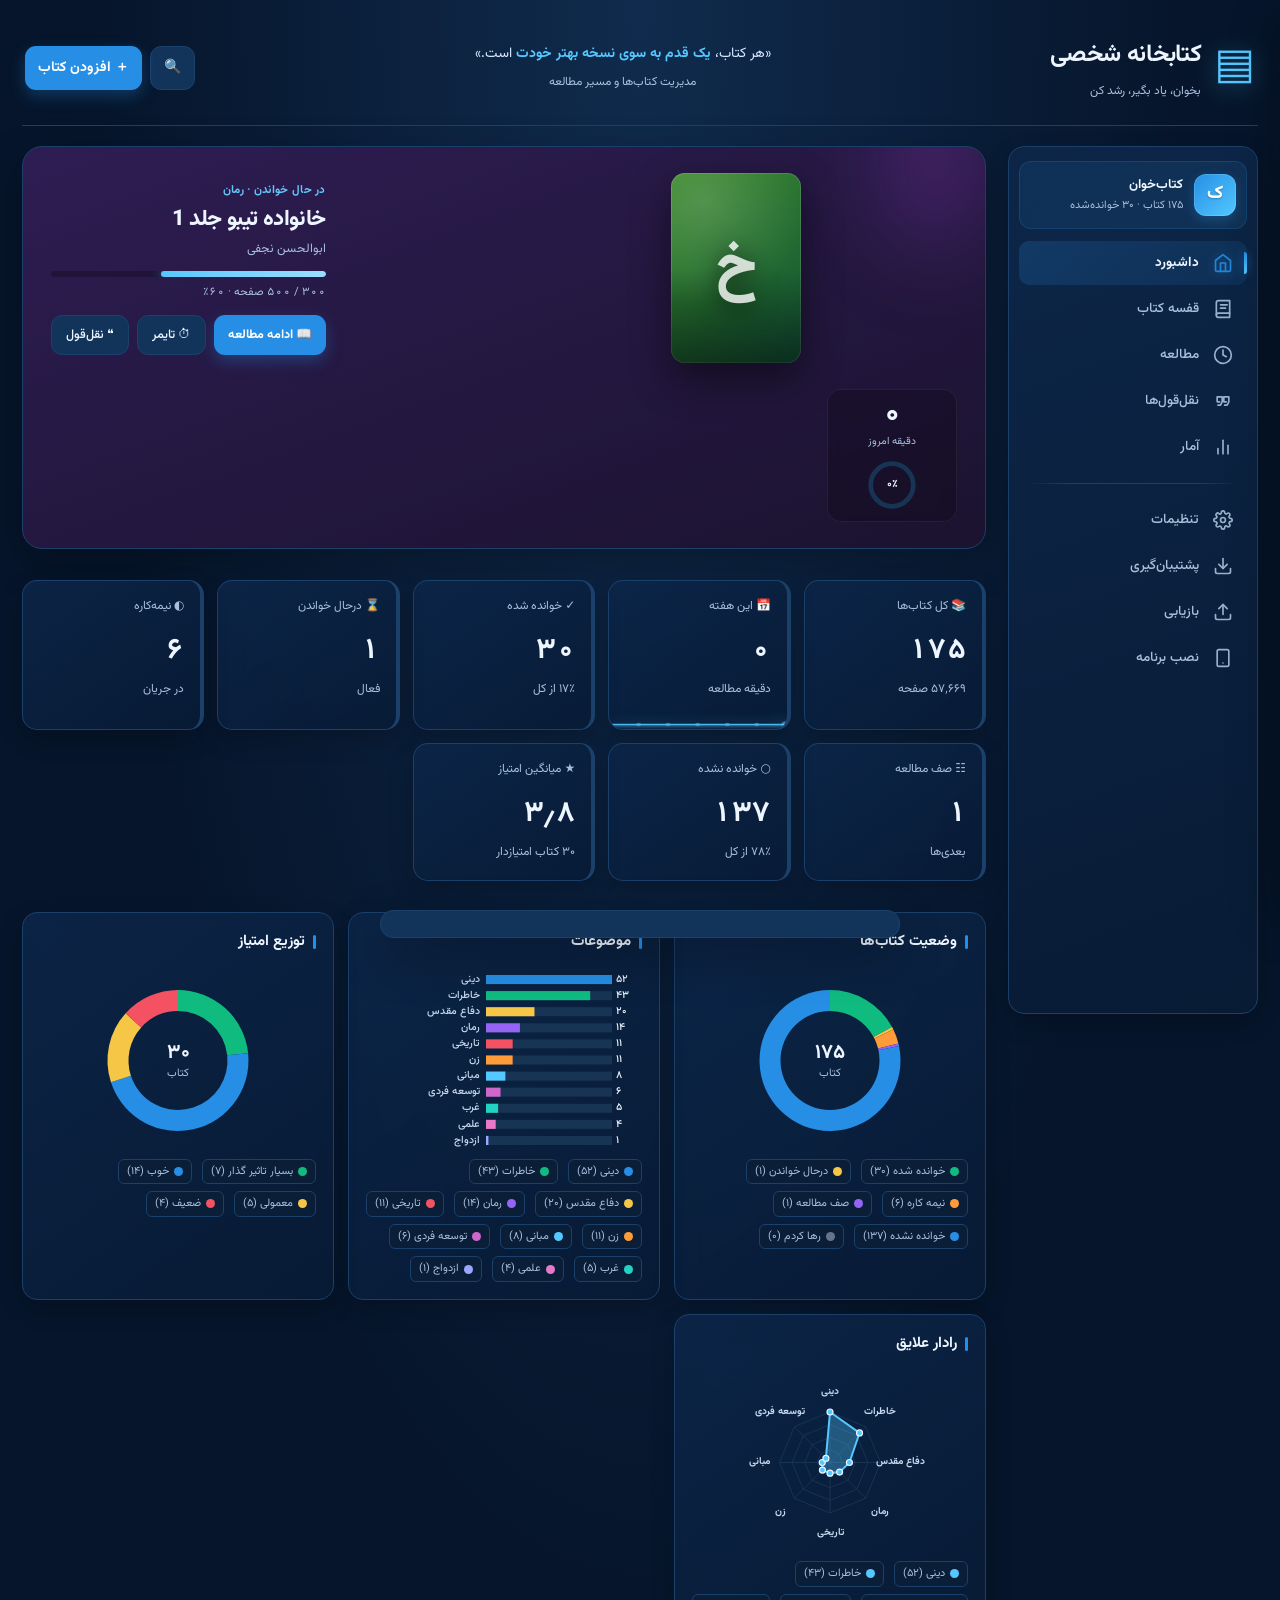
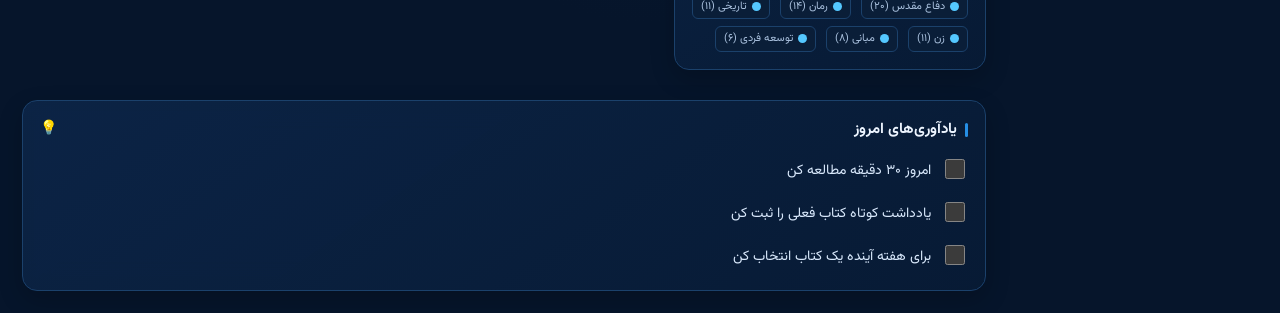
<file: index.html>
<!doctype html>
<html lang="fa" dir="rtl">
<head>
<meta charset="utf-8">
<meta name="viewport" content="width=device-width,initial-scale=1,viewport-fit=cover">
<title>کتابخانه شخصی</title>
<meta name="theme-color" content="#06152b">
<meta name="apple-mobile-web-app-capable" content="yes">
<meta name="apple-mobile-web-app-status-bar-style" content="black-translucent">
<meta name="apple-mobile-web-app-title" content="کتابخانه">
<meta name="mobile-web-app-capable" content="yes">
<link rel="manifest" href="manifest.json">
<link rel="icon" href="data:image/svg+xml,%3Csvg xmlns='http://www.w3.org/2000/svg' viewBox='0 0 100 100'%3E%3Crect fill='%2306152b' width='100' height='100' rx='20'/%3E%3Ctext x='50' y='68' font-size='64' text-anchor='middle' fill='%2354c8ff'%3E▤%3C/text%3E%3C/svg%3E">
<link rel="stylesheet" href="css/app.css">
<link rel="stylesheet" href="css/shelf.css">
<link rel="stylesheet" href="css/room.css">
<link rel="stylesheet" href="css/museum.css">
</head>
<body>

<div id="offlineBanner" class="pwa-banner offline" hidden role="status" aria-live="polite">
  <span>⚠️ آفلاین هستی — از حافظه محلی اجرا می‌شود</span>
</div>

<div id="updateBanner" class="pwa-banner update" hidden role="status" aria-live="polite">
  <span>✨ نسخه جدید آماده است</span>
  <button data-reload type="button">به‌روزرسانی</button>
  <button data-dismiss type="button" class="ghost">بعداً</button>
</div>

<div class="app">
  <header>
    <div class="brand">
      <button class="hamburger" id="sidebarToggle" type="button" aria-label="باز کردن منو">☰</button>
      <div class="logo" aria-hidden="true">▤</div>
      <div>
        <h1>کتابخانه شخصی</h1>
        <div class="subtitle">بخوان، یاد بگیر، رشد کن</div>
      </div>
    </div>
    <div class="quote">«هر کتاب، <b>یک قدم به سوی نسخه بهتر خودت</b> است.»<br><span class="muted">مدیریت کتاب‌ها و مسیر مطالعه</span></div>
    <div class="actions">
      <button class="btn hide-sm" id="cmdkBtn" type="button" title="جست‌وجو (Ctrl+K)">🔍</button>
      <button class="btn primary" id="add" type="button">＋ افزودن کتاب</button>
      <input type="file" id="file" accept=".json" hidden>
    </div>
  </header>

  <div class="app-body">
    <aside class="sidebar" id="sidebar" aria-label="منوی اصلی">

      <div class="sidebar-head">
        <span class="sidebar-brand">
          <span class="sidebar-logo" aria-hidden="true">
            <svg viewBox="0 0 24 24" width="24" height="24" fill="none" stroke="currentColor" stroke-width="2" stroke-linecap="round" stroke-linejoin="round">
              <path d="M4 19.5A2.5 2.5 0 0 1 6.5 17H20"/>
              <path d="M6.5 2H20v20H6.5A2.5 2.5 0 0 1 4 19.5v-15A2.5 2.5 0 0 1 6.5 2z"/>
            </svg>
          </span>
          <span>کتابخانه</span>
        </span>
        <button class="sidebar-close" id="sidebarClose" type="button" aria-label="بستن">
          <svg viewBox="0 0 24 24" width="16" height="16" fill="none" stroke="currentColor" stroke-width="2.5" stroke-linecap="round">
            <line x1="18" y1="6" x2="6" y2="18"/>
            <line x1="6" y1="6" x2="18" y2="18"/>
          </svg>
        </button>
      </div>

      <!-- آواتار کاربر -->
      <div class="sidebar-avatar-block" id="sidebarAvatarBlock">
        <div class="sidebar-avatar" id="sidebarAvatar">
          <span id="sidebarAvatarLetter">ک</span>
        </div>
        <div class="sidebar-user-info">
          <b id="sidebarUserName">کتاب‌خوان</b>
          <small id="sidebarUserStat">۰ کتاب</small>
        </div>
      </div>

      <nav class="sidebar-nav">
        <button data-tab-target="dash" class="active">
          <span class="ico" aria-hidden="true">
            <svg viewBox="0 0 24 24" width="20" height="20" fill="none" stroke="currentColor" stroke-width="2" stroke-linecap="round" stroke-linejoin="round">
              <path d="M3 9l9-7 9 7v11a2 2 0 0 1-2 2H5a2 2 0 0 1-2-2z"/>
              <polyline points="9 22 9 12 15 12 15 22"/>
            </svg>
          </span>
          <span>داشبورد</span>
        </button>
        <button data-tab-target="books">
          <span class="ico" aria-hidden="true">
            <svg viewBox="0 0 24 24" width="20" height="20" fill="none" stroke="currentColor" stroke-width="2" stroke-linecap="round" stroke-linejoin="round">
              <path d="M4 19.5A2.5 2.5 0 0 1 6.5 17H20"/>
              <path d="M6.5 2H20v20H6.5A2.5 2.5 0 0 1 4 19.5v-15A2.5 2.5 0 0 1 6.5 2z"/>
              <path d="M9 7h8"/>
              <path d="M9 11h6"/>
            </svg>
          </span>
          <span>قفسه کتاب</span>
        </button>
        <button data-tab-target="reading">
          <span class="ico" aria-hidden="true">
            <svg viewBox="0 0 24 24" width="20" height="20" fill="none" stroke="currentColor" stroke-width="2" stroke-linecap="round" stroke-linejoin="round">
              <circle cx="12" cy="12" r="10"/>
              <polyline points="12 6 12 12 16 14"/>
            </svg>
          </span>
          <span>مطالعه</span>
        </button>
        <button data-tab-target="quotes">
          <span class="ico" aria-hidden="true">
            <svg viewBox="0 0 24 24" width="20" height="20" fill="none" stroke="currentColor" stroke-width="2" stroke-linecap="round" stroke-linejoin="round">
              <path d="M6 17h3l2-4V7H5v6h3"/>
              <path d="M14 17h3l2-4V7h-6v6h3"/>
            </svg>
          </span>
          <span>نقل‌قول‌ها</span>
        </button>
        <button data-tab-target="stats">
          <span class="ico" aria-hidden="true">
            <svg viewBox="0 0 24 24" width="20" height="20" fill="none" stroke="currentColor" stroke-width="2" stroke-linecap="round" stroke-linejoin="round">
              <line x1="18" y1="20" x2="18" y2="10"/>
              <line x1="12" y1="20" x2="12" y2="4"/>
              <line x1="6" y1="20" x2="6" y2="14"/>
            </svg>
          </span>
          <span>آمار</span>
        </button>
      </nav>

      <div class="sidebar-divider"></div>

      <nav class="sidebar-nav">
        <button data-tab-target="settings">
          <span class="ico" aria-hidden="true">
            <svg viewBox="0 0 24 24" width="20" height="20" fill="none" stroke="currentColor" stroke-width="2" stroke-linecap="round" stroke-linejoin="round">
              <circle cx="12" cy="12" r="3"/>
              <path d="M19.4 15a1.65 1.65 0 0 0 .33 1.82l.06.06a2 2 0 1 1-2.83 2.83l-.06-.06a1.65 1.65 0 0 0-1.82-.33 1.65 1.65 0 0 0-1 1.51V21a2 2 0 1 1-4 0v-.09A1.65 1.65 0 0 0 9 19.4a1.65 1.65 0 0 0-1.82.33l-.06.06a2 2 0 1 1-2.83-2.83l.06-.06a1.65 1.65 0 0 0 .33-1.82 1.65 1.65 0 0 0-1.51-1H3a2 2 0 1 1 0-4h.09A1.65 1.65 0 0 0 4.6 9a1.65 1.65 0 0 0-.33-1.82l-.06-.06a2 2 0 1 1 2.83-2.83l.06.06a1.65 1.65 0 0 0 1.82.33H9a1.65 1.65 0 0 0 1-1.51V3a2 2 0 1 1 4 0v.09a1.65 1.65 0 0 0 1 1.51 1.65 1.65 0 0 0 1.82-.33l.06-.06a2 2 0 1 1 2.83 2.83l-.06.06a1.65 1.65 0 0 0-.33 1.82V9a1.65 1.65 0 0 0 1.51 1H21a2 2 0 1 1 0 4h-.09a1.65 1.65 0 0 0-1.51 1z"/>
            </svg>
          </span>
          <span>تنظیمات</span>
        </button>
        <button id="export" type="button">
          <span class="ico" aria-hidden="true">
            <svg viewBox="0 0 24 24" width="20" height="20" fill="none" stroke="currentColor" stroke-width="2" stroke-linecap="round" stroke-linejoin="round">
              <path d="M21 15v4a2 2 0 0 1-2 2H5a2 2 0 0 1-2-2v-4"/>
              <polyline points="7 10 12 15 17 10"/>
              <line x1="12" y1="15" x2="12" y2="3"/>
            </svg>
          </span>
          <span>پشتیبان‌گیری</span>
        </button>
        <button id="import" type="button">
          <span class="ico" aria-hidden="true">
            <svg viewBox="0 0 24 24" width="20" height="20" fill="none" stroke="currentColor" stroke-width="2" stroke-linecap="round" stroke-linejoin="round">
              <path d="M21 15v4a2 2 0 0 1-2 2H5a2 2 0 0 1-2-2v-4"/>
              <polyline points="17 8 12 3 7 8"/>
              <line x1="12" y1="3" x2="12" y2="15"/>
            </svg>
          </span>
          <span>بازیابی</span>
        </button>
        <button id="installBtn" type="button" hidden>
          <span class="ico" aria-hidden="true">
            <svg viewBox="0 0 24 24" width="20" height="20" fill="none" stroke="currentColor" stroke-width="2" stroke-linecap="round" stroke-linejoin="round">
              <rect x="5" y="2" width="14" height="20" rx="2" ry="2"/>
              <line x1="12" y1="18" x2="12.01" y2="18"/>
            </svg>
          </span>
          <span>نصب برنامه</span>
        </button>
      </nav>
    </aside>

    <div class="sidebar-overlay" id="sidebarOverlay"></div>

    <main class="app-main">

      <!-- ============ TAB: DASHBOARD ============ -->
      <section class="dash-hero" id="dashHero" data-tab="dash" aria-label="کتاب در حال خواندن"></section>
      <section class="daily-quote" id="dailyQuoteCard" data-tab="dash" hidden aria-label="نقل‌قول امروز"></section>

      <section class="kpis" data-tab="dash" aria-label="شاخص‌های کلیدی">
        <div class="kpi" style="--accent:var(--blue)"><label>📚 کل کتاب‌ها</label><div class="num" id="total">۰</div><small class="muted" id="totalpages">۰ صفحه</small></div>
        <div class="kpi kpi-spark" style="--accent:var(--teal)"><label>📅 این هفته</label><div class="num" id="weekTotalKpi">۰</div><small class="muted">دقیقه مطالعه</small><div class="spark-wrap" id="sparkMinutes"></div></div>
        <div class="kpi" style="--accent:var(--green)"><label>✓ خوانده شده</label><div class="num" id="read">۰</div><small class="muted" id="readpct">۰٪ از کل</small></div>
        <div class="kpi" style="--accent:var(--yellow)"><label>⌛ درحال خواندن</label><div class="num" id="active">۰</div><small class="muted">فعال</small></div>
        <div class="kpi" style="--accent:var(--orange)"><label>◐ نیمه‌کاره</label><div class="num" id="half">۰</div><small class="muted">در جریان</small></div>
        <div class="kpi" style="--accent:var(--purple)"><label>☷ صف مطالعه</label><div class="num" id="queue">۰</div><small class="muted">بعدی‌ها</small></div>
        <div class="kpi" style="--accent:var(--red)"><label>○ خوانده نشده</label><div class="num" id="unread">۰</div><small class="muted" id="unreadpct">۰٪ از کل</small></div>
        <div class="kpi" style="--accent:var(--teal)"><label>★ میانگین امتیاز</label><div class="num" id="rating">—</div><small class="muted" id="ratedcount">۰ امتیازدار</small></div>
      </section>

      <section class="charts" data-tab="dash">
        <div class="panel"><div class="head"><h2>وضعیت کتاب‌ها</h2></div><canvas id="statusChart" role="img" aria-label="نمودار وضعیت"></canvas><div class="legend" id="statusLegend"></div></div>
        <div class="panel"><div class="head"><h2>موضوعات</h2></div><canvas id="subjectChart" role="img" aria-label="نمودار موضوعات"></canvas><div class="legend" id="subjectLegend"></div></div>
        <div class="panel"><div class="head"><h2>توزیع امتیاز</h2></div><canvas id="scoreChart" role="img" aria-label="نمودار امتیاز"></canvas><div class="legend" id="scoreLegend"></div></div>
        <div class="panel"><div class="head"><h2>رادار علایق</h2></div><canvas id="radarChart" role="img" aria-label="نمودار رادار موضوعات"></canvas><div class="legend" id="radarLegend"></div></div>
      </section>

      <section class="panel" data-tab="dash" id="tasksPanel" style="margin-top:15px">
        <div class="head"><h2>یادآوری‌های امروز</h2><span style="color:var(--yellow)" aria-hidden="true">💡</span></div>
        <ul class="stats">
          <li><input type="checkbox" id="task1" data-task="task1"><label for="task1">امروز ۳۰ دقیقه مطالعه کن</label></li>
          <li><input type="checkbox" id="task2" data-task="task2"><label for="task2">یادداشت کوتاه کتاب فعلی را ثبت کن</label></li>
          <li><input type="checkbox" id="task3" data-task="task3"><label for="task3">برای هفته آینده یک کتاب انتخاب کن</label></li>
        </ul>
      </section>

      <!-- ============ TAB: BOOKS ============ -->
      <section class="panel" data-tab="books">
        <div class="head"><h2>کتابخانه من</h2><span class="muted" id="count">۰ کتاب</span></div>
        <div class="tools">
          <div class="search-wrap">
            <input id="search" type="search" placeholder="جست‌وجو در عنوان، نویسنده، دلیل یا یادداشت…" autocomplete="off" aria-label="جست‌وجو">
            <span class="sh">/</span>
          </div>
          <div class="books-view-toggle" role="group" aria-label="نوع نمایش">
            <button type="button" data-view="shelf" aria-label="قفسه" title="قفسه کتابخانه">📚</button>
            <button type="button" data-view="grid" aria-label="کارت" title="کارت">▦</button>
            <button type="button" data-view="museum" aria-label="موزه" title="موزه کتاب‌های خوانده‌شده">🏛</button>
            <button type="button" data-view="list" aria-label="فهرست" title="فهرست">▤</button>
          </div>
        </div>
        <div class="chips" id="statusChips" role="tablist" aria-label="فیلتر وضعیت"></div>
        <div class="tools">
          <select id="filterSubject" aria-label="فیلتر موضوع"><option value="">همه موضوعات</option></select>
          <select id="filterScore" aria-label="فیلتر امتیاز"><option value="">همه امتیازها</option></select>
          <select id="filterAccess" aria-label="فیلتر دسترسی"><option value="">همه دسترسی‌ها</option></select>
          <select id="filterFav" aria-label="فیلتر علاقه‌مندی"><option value="">همه کتاب‌ها</option><option value="fav">⭐ فقط علاقه‌مندی‌ها</option></select>
        </div>
        <div id="museum" class="museum-view" hidden></div>
        <div id="libraryRoom" class="library-room" hidden>
          <div class="room-wall"></div>
          <div class="room-baseboard"></div>
          <div class="room-floor"></div>
          <div class="room-window">
            <div class="window-glow"></div>
            <div class="window-frame"><div class="window-pane"></div><div class="window-pane"></div><div class="window-pane"></div><div class="window-pane"></div></div>
            <div class="window-light"></div>
          </div>
          <div class="room-lamp"><div class="lamp-glow"></div><div class="lamp-shade"></div><div class="lamp-pole"></div><div class="lamp-base"></div></div>
          <div class="room-plant"><div class="plant-leaves"><span></span><span></span><span></span><span></span><span></span><span></span></div><div class="plant-pot"></div></div>
          <div class="room-clock"><div class="clock-face"><span class="clock-hand hour"></span><span class="clock-hand minute"></span><span class="clock-center"></span></div></div>
          <div class="bookcase-frame">
            <div class="bookcase-crown"></div>
            <div class="bookcase-body">
              <div class="bookcase-column left"></div>
              <div id="libraryWall" class="library-wall"></div>
              <div class="bookcase-column right"></div>
            </div>
            <div class="bookcase-base"></div>
            <div class="bookcase-shadow"></div>
          </div>
        </div>
        <div id="booksGrid" class="books-grid" hidden></div>
        <div class="tablewrap" id="tablewrap">
          <table>
            <thead><tr>
              <th data-sort="title">عنوان<span class="arrow">▲▼</span></th>
              <th data-sort="author">نویسنده<span class="arrow">▲▼</span></th>
              <th data-sort="subject">موضوع<span class="arrow">▲▼</span></th>
              <th data-sort="status">وضعیت<span class="arrow">▲▼</span></th>
              <th data-sort="progress">پیشرفت<span class="arrow">▲▼</span></th>
              <th data-sort="score">امتیاز<span class="arrow">▲▼</span></th>
              <th data-sort="access">دسترسی<span class="arrow">▲▼</span></th>
              <th>عملیات</th>
            </tr></thead>
            <tbody id="tbody"></tbody>
          </table>
        </div>
        <div class="empty" id="empty" hidden></div>
      </section>

      <!-- ============ TAB: READING ============ -->
      <section class="tab-grid" data-tab="reading">
        <section class="panel">
          <div class="head"><h2>زنجیره مطالعه</h2><span style="color:var(--yellow)">🔥</span></div>
          <div class="streak-card">
            <div class="streak-fire">🔥</div>
            <div style="flex:1">
              <div class="streak-num" id="streakNum">۰</div>
              <div class="streak-lbl">روز پیوسته مطالعه</div>
            </div>
            <div style="text-align:center">
              <div style="font-size:18px;font-weight:700" id="bestStreak">۰</div>
              <div class="streak-lbl">رکورد</div>
            </div>
          </div>
        </section>

        <section class="panel">
          <div class="head"><h2>تایمر مطالعه</h2><span style="color:var(--green)">⏱</span></div>
          <div class="timer-card">
            <div class="timer-book">
              <label for="timerBook">کتاب این جلسه</label>
              <select id="timerBook"></select>
            </div>
            <div class="timer-display" id="timerDisplay">۰۰:۰۰:۰۰</div>
            <div class="timer-controls">
              <button class="btn primary" id="timerToggle" type="button">▶ شروع</button>
              <button class="btn" id="timerReset" type="button">↻ صفر</button>
            </div>
            <div class="muted" style="font-size:11px;text-align:center">پس از پایان، جلسه برای کتاب انتخاب‌شده ثبت می‌شود</div>
          </div>
        </section>

        <section class="panel" id="readingPanel">
          <div class="head"><h2>هدف مطالعه روزانه</h2><span class="muted">دقیقه</span></div>
          <div class="setting-row"><label for="dailyGoal">هدف روزانه</label><input id="dailyGoal" type="number" min="5" max="600" step="5" value="30"></div>
          <div class="goal-track"><i id="goalFill"></i></div>
          <div class="goal-numbers"><span id="todayMinutes">۰ دقیقه امروز</span><b id="goalPercent">۰٪</b></div>
          <div class="mini-stat"><div><span class="muted">مطالعه این هفته</span><strong id="weekMinutes">۰ دقیقه</strong></div><div><span class="muted">صفحات این هفته</span><strong id="weekPages">۰</strong></div></div>
        </section>

        <section class="panel"><div class="head"><h2>کتاب پیشنهادی</h2><button class="btn sm" id="aiNextBookBtn" type="button" title="پیشنهاد AI">🤖 AI</button></div>
          <div class="recommend" id="reco"></div>
          <div id="aiNextBookOut" class="ai-next-out"></div>
        </section>

        <section class="panel" id="sessionPanel">
          <div class="head"><h2>ثبت جلسه مطالعه</h2><span style="color:var(--green)">◷</span></div>
          <form id="sessionForm" class="reading-form">
            <div class="wide"><label for="sessionBook">کتاب</label><select id="sessionBook" required></select></div>
            <div><label for="sessionDate">تاریخ</label><input id="sessionDate" type="date" required></div>
            <div><label for="sessionMinutes">مدت (دقیقه)</label><input id="sessionMinutes" type="number" min="1" max="1440" value="30" required></div>
            <div><label for="sessionPages">صفحات خوانده‌شده</label><input id="sessionPages" type="number" min="0" max="10000" value="0"></div>
            <div><label for="sessionFrom">از صفحه (اختیاری)</label><input id="sessionFrom" type="number" min="1" placeholder="مثلاً ۳۰"></div>
            <div class="wide"><label for="sessionNotes">یادداشت جلسه (اختیاری)</label><textarea id="sessionNotes" rows="2" maxlength="500" placeholder="چه چیزی یاد گرفتی؟"></textarea></div>
            <button class="btn primary wide" type="submit">＋ ثبت جلسه مطالعه</button>
          </form>
          <div class="head" style="margin-top:18px;margin-bottom:8px"><h2>جلسه‌های اخیر</h2><button class="btn sm" id="exportSessions" type="button">CSV</button></div>
          <div id="sessionList" class="session-list"></div>
        </section>

        <section class="panel" id="reviewPanel">
          <div class="head"><h2>مرور امروز</h2><span class="muted"><b id="reviewCount">۰</b> مورد</span></div>
          <div id="reviewQueue"></div>
        </section>
      </section>

      <!-- ============ TAB: QUOTES ============ -->
      <section class="tab-grid" data-tab="quotes">
        <section class="panel" id="quotesPanel" style="grid-column:1/-1">
          <div class="head">
            <h2>نقل‌قول و ایده</h2>
            <div style="display:flex;gap:6px;align-items:center">
              <button class="btn sm" id="aiTagAllBtn" type="button">🤖 برچسب AI</button>
              <span class="muted">دفتر دانش</span>
            </div>
          </div>
          <div id="aiTagOut" class="ai-tag-out"></div>
          <form id="quoteForm" class="reading-form" style="margin-top:12px">
            <div class="wide"><label for="quoteBook">کتاب</label><select id="quoteBook" required></select></div>
            <div><label for="quotePage">صفحه</label><input id="quotePage" type="number" min="0" placeholder="اختیاری"></div>
            <div><label for="quoteTags">برچسب‌ها <button type="button" class="btn sm" id="aiSuggestTags" style="margin-inline-start:6px;padding:2px 8px;min-height:auto;font-size:11px">🤖</button></label><input id="quoteTags" placeholder="با کاما جدا کن"></div>
            <div class="wide"><label for="quoteText">متن نقل‌قول</label><textarea id="quoteText" rows="3" maxlength="2000" placeholder="جملات کلیدی…"></textarea></div>
            <button class="btn primary wide" type="submit">＋ ثبت نقل‌قول</button>
          </form>
          <div class="head" style="margin-top:18px;margin-bottom:8px">
            <h2>آرشیو</h2>
            <div style="display:flex;gap:6px;flex-wrap:wrap">
              <select id="quoteFilterBook"></select>
              <select id="quoteFilterTag"></select>
              <button class="btn sm" id="exportQuotes" type="button">CSV</button>
            </div>
          </div>
          <div id="quotesList" class="quotes-list"></div>
        </section>
      </section>

      <!-- ============ TAB: STATS ============ -->
      <section class="tab-grid" data-tab="stats">
        <section class="panel" id="reportsPanel">
          <div class="head">
            <h2>گزارش مطالعه</h2>
            <select id="reportRange" aria-label="بازه زمانی">
              <option value="this-month">این ماه</option>
              <option value="last-month">ماه قبل</option>
              <option value="last-3">۳ ماه اخیر</option>
              <option value="this-year">سال اخیر</option>
              <option value="all">همه زمان‌ها</option>
            </select>
          </div>
          <div id="reportsBody"></div>
        </section>

        <section class="panel"><div class="head"><h2>آمار شاخص‌ها</h2></div>
          <ul class="stats">
            <li>◷ <span>مجموع صفحات: <b id="pages">۰</b></span></li>
            <li>✓ <span>صفحات خوانده‌شده: <b id="pagesread">۰</b></span></li>
            <li>◉ <span>میانگین پیشرفت: <b id="avgprogress">۰٪</b></span></li>
            <li>﷼ <span>مجموع هزینه: <b id="cost">۰ تومان</b></span></li>
            <li>⚡ <span>سرعت مطالعه: <b id="speed">—</b></span></li>
          </ul>
        </section>
      </section>

      <!-- ============ TAB: SETTINGS ============ -->
      <section class="tab-grid" data-tab="settings">
        <section class="panel" id="settingsPanel">
          <div class="head"><h2>تنظیمات نمایش</h2><span style="color:var(--yellow)">⚙</span></div>
          <div class="setting-row"><label for="fontScale">اندازه نوشته</label><select id="fontScale"><option value="13">کوچک</option><option value="14" selected>معمولی</option><option value="15">بزرگ</option><option value="16">خیلی بزرگ</option></select></div>
          <div class="setting-row"><label for="modeTheme">حالت نمایش</label><select id="modeTheme"><option value="dark">تاریک</option><option value="light">روشن</option><option value="system">مطابق سیستم</option></select></div>
          <div class="setting-row"><label for="accentTheme">پالت رنگی</label><select id="accentTheme"><option value="ocean">اقیانوسی</option><option value="forest">جنگلی</option><option value="violet">بنفش سلطنتی</option><option value="sunset">غروب طلایی</option><option value="rose">رز و یاقوتی</option><option value="teal">فیروزه‌ای</option></select></div>
          <div class="palette-swatches" id="paletteSwatches" aria-label="انتخاب سریع پالت">
            <button type="button" class="palette-choice" data-palette="ocean"><i style="background:linear-gradient(135deg,#268fe5,#54c8ff)"></i><span>اقیانوسی</span></button>
            <button type="button" class="palette-choice" data-palette="forest"><i style="background:linear-gradient(135deg,#18a879,#75e1b7)"></i><span>جنگلی</span></button>
            <button type="button" class="palette-choice" data-palette="violet"><i style="background:linear-gradient(135deg,#8b5cf6,#c4a6ff)"></i><span>بنفش</span></button>
            <button type="button" class="palette-choice" data-palette="sunset"><i style="background:linear-gradient(135deg,#d99019,#ffcf70)"></i><span>طلایی</span></button>
            <button type="button" class="palette-choice" data-palette="rose"><i style="background:linear-gradient(135deg,#e34d86,#ffa5c5)"></i><span>رز</span></button>
            <button type="button" class="palette-choice" data-palette="teal"><i style="background:linear-gradient(135deg,#0faaa8,#75eee0)"></i><span>فیروزه‌ای</span></button>
          </div>
          <div class="setting-row" style="grid-template-columns:1fr;gap:8px;margin-top:14px;padding-top:14px;border-top:1px solid var(--line)">
            <label style="display:flex;align-items:center;gap:8px;cursor:pointer">
              <input type="checkbox" id="aiEnabled" style="width:auto;min-height:auto;margin:0">
              <span>🤖 فعال‌سازی دستیار هوشمند</span>
            </label>
            <label for="aiApiKey">کلید AI API</label>
            <div style="display:flex;gap:6px">
              <input id="aiApiKey" type="password" placeholder="sk-or-…" autocomplete="off">
              <button type="button" class="btn sm" id="aiTestBtn">تست</button>
            </div>
            <div id="aiStatus" style="font-size:11.5px;color:var(--muted)">⚠️ کلید وارد نشده</div>
          </div>
          <div class="quick" style="margin-top:14px">
            <button class="btn" id="exportCsv" type="button">⇩ خروجی CSV کتاب‌ها</button>
            <button class="btn" id="printPage" type="button">▧ چاپ / PDF</button>
            <button class="btn" id="clearSessions" type="button">پاک‌کردن تاریخچه مطالعه</button>
          </div>
          <p class="muted" style="margin-bottom:0;font-size:11px">میانبر: <b>Ctrl+K</b> جست‌وجو · <b>N</b> کتاب جدید · <b>/</b> جست‌وجو · <b>T</b> تایمر · <b>Shift+A</b> آرشیو · <b>Esc</b> بستن</p>
          <p class="muted" style="margin:6px 0 0;font-size:11px"><a href="test/run.html" target="_blank" style="color:var(--blue)">اجرای تست‌های خودکار →</a></p>
        </section>

        <section class="panel"><div class="head"><h2>دسترسی سریع</h2></div>
          <div class="quick">
            <button class="btn primary" id="add2" type="button">＋ افزودن کتاب</button>
            <button class="btn" id="all" type="button">▤ همه کتاب‌ها</button>
            <button class="btn" id="showqueue" type="button">☷ صف مطالعه</button>
            <button class="btn" id="showhalf" type="button">◐ نیمه‌کاره</button>
            <button class="btn" id="showFav" type="button">⭐ علاقه‌مندی‌ها</button>
            <button class="btn" id="clear" type="button">↻ پاک فیلترها</button>
          </div>
        </section>
      </section>

    </main>
  </div>
</div>

<div class="modalbg" id="modalbg" role="dialog" aria-modal="true" aria-labelledby="modaltitle">
  <form class="modal" id="form" novalidate>
    <div class="head"><h2 id="modaltitle">افزودن کتاب</h2><button type="button" class="btn icon" id="close" aria-label="بستن">✕</button></div>
    <input type="hidden" id="id">
    <div id="dupWarning" style="display:none;background:#f6c74722;border:1px solid #f6c74755;border-radius:11px;padding:11px 14px;margin-bottom:12px;font-size:12.5px;color:var(--yellow)"></div>
    <div class="formgrid">
      <div class="field"><label for="title">عنوان کتاب <span class="req">*</span></label><input id="title" required maxlength="150" autocomplete="off"></div>
      <div class="field"><label for="author">نویسنده</label><input id="author" maxlength="150" autocomplete="off"></div>
      <div class="field"><label for="subject">موضوع</label><select id="subject"></select></div>
      <div class="field"><label for="status">وضعیت خواندن</label>
        <select id="status"><option>خوانده نشده</option><option>صف مطالعه</option><option>نیمه کاره</option><option>درحال خواندن</option><option>خوانده شده</option></select>
      </div>
      <div class="field"><label for="score">امتیاز</label><select id="score"></select></div>
      <div class="field"><label for="access">دسترسی</label><input id="access" maxlength="10" list="accessList" placeholder="مثلاً 1.L" autocomplete="off"><datalist id="accessList"><option>1.L</option><option>2.H</option><option>9.NN</option></datalist></div>
      <div class="field"><label for="pagesinput">کل صفحات</label><input id="pagesinput" type="text" inputmode="numeric" value="0"></div>
      <div class="field"><label for="pagesdone">صفحات خوانده‌شده</label><input id="pagesdone" type="text" inputmode="numeric" value="0"></div>
      <div class="field"><label for="price">هزینه آنلاین (تومان)</label><input id="price" type="text" inputmode="numeric" value="0"></div>
      <div class="field"><label for="reread">دوباره می‌خوانم؟</label>
        <select id="reread"><option>-</option><option>آره</option><option>نه</option></select>
      </div>
      <div class="field"><label for="series">مجموعه / سری</label><input id="series" maxlength="80" list="seriesList" placeholder="مثلاً: انسان ۲۵۰ ساله" autocomplete="off"><datalist id="seriesList"></datalist></div>
      <div class="field"><label for="seriesOrder">جلد شماره</label><input id="seriesOrder" type="number" min="0" max="99" value="0"></div>
      <div class="field" style="grid-column:1/-1"><label for="reason">دلیل مطالعه</label><input id="reason" maxlength="80" list="reasonList" autocomplete="off"><datalist id="reasonList">
        <option>تغییر عادت</option><option>علاقه شخصی</option><option>پاسداشت</option><option>بسیج</option>
        <option>استاد شجاعی</option><option>نویسنده</option><option>خارجی رمان</option><option>توسعه فردی خارجی</option>
      </datalist></div>
      <div class="field" style="grid-column:1/-1">
        <label for="relatedSearch">کتاب‌های مرتبط</label>
        <input id="relatedSearch" type="search" placeholder="جست‌وجو برای افزودن…" autocomplete="off">
        <div id="relatedChips" class="related-chips"></div>
      </div>
      <div class="field" style="grid-column:1/-1">
        <label>عکس جلد کتاب (اختیاری)</label>
        <div class="cover-upload-row">
          <div id="coverPreview" class="cover-preview" role="button" tabindex="0" aria-label="آپلود عکس جلد">
            <span class="cover-preview-hint">📷<br>آپلود یا Drag کن</span>
          </div>
          <div class="cover-upload-actions">
            <button type="button" class="btn sm" id="coverUpload">📁 انتخاب عکس</button>
            <button type="button" class="btn sm" id="coverClear" hidden>✕ حذف</button>
            <input type="file" id="coverInput" accept="image/*" hidden>
            <div class="muted" style="font-size:10.5px;line-height:1.7;margin-top:4px">
              JPG/PNG · خودکار فشرده می‌شود<br>
              می‌توانی Ctrl+V هم بزنی
            </div>
          </div>
        </div>
      </div>
      <div class="field" style="grid-column:1/-1"><label for="notes">یادداشت</label><textarea id="notes" maxlength="2000"></textarea></div>
    </div>
    <div class="modalfoot">
      <button type="button" class="btn" id="delete" style="display:none;background:#662b38;color:#ffdce0">🗑 حذف کتاب</button>
      <div style="margin-inline-start:auto">
        <button type="button" class="btn" id="cancel">انصراف</button>
        <button class="btn primary" type="submit">ذخیره</button>
      </div>
    </div>
  </form>
</div>

<div class="book-page" id="bookPage" role="dialog" aria-modal="true" aria-hidden="true">
  <div class="book-page-inner" id="bookPageBody"></div>
</div>

<div class="drawer-bg" id="drawerBg"></div>
<aside class="drawer" id="drawer" role="dialog" aria-modal="true" aria-labelledby="drawerTitle">
  <div class="drawer-head"><h3 id="drawerTitle" style="margin:0;font-size:15px">جزئیات کتاب</h3><button class="btn sm" id="closeDrawer" type="button">✕</button></div>
  <div class="drawer-body" id="drawerBody"></div>
</aside>

<div class="cmdk" id="cmdk" role="dialog" aria-modal="true">
  <div class="cmdk-inner">
    <input class="cmdk-input" id="cmdkInput" placeholder="جست‌وجوی کتاب یا فرمان…" autocomplete="off">
    <div class="cmdk-list" id="cmdkList"></div>
  </div>
</div>

<div id="toast" role="status" aria-live="polite"></div>

<script defer src="seed-data.js"></script>
<script defer src="js/config.js"></script>
<script defer src="js/utils.js"></script>
<script defer src="js/cover-store.js"></script>
<script defer src="js/store.js"></script>
<script defer src="js/charts.js"></script>
<script defer src="js/books.js"></script>
<script defer src="js/sessions.js"></script>
<script defer src="js/timer.js"></script>
<script defer src="js/theme.js"></script>
<script defer src="js/render.js"></script>
<script defer src="js/views.js"></script>
<script defer src="js/shelf.js"></script>
<script defer src="js/book-cover.js"></script>
<script defer src="js/museum.js"></script>
<script defer src="js/daily-quote.js"></script>
<script defer src="js/gestures.js"></script>
<script defer src="js/book-page.js"></script>
<script defer src="js/ambient.js"></script>
<script defer src="js/reports.js"></script>
<script defer src="js/recommend.js"></script>
<script defer src="js/ai-local.js"></script>
<script defer src="js/ai-cloud.js"></script>
<script defer src="js/ai-chat.js"></script>
<script defer src="js/modals.js"></script>
<script defer src="js/quotes.js"></script>
<script defer src="js/backup.js"></script>
<script defer src="js/pwa.js"></script>
<script defer src="js/app.js"></script>
</body>
</html>
</file>
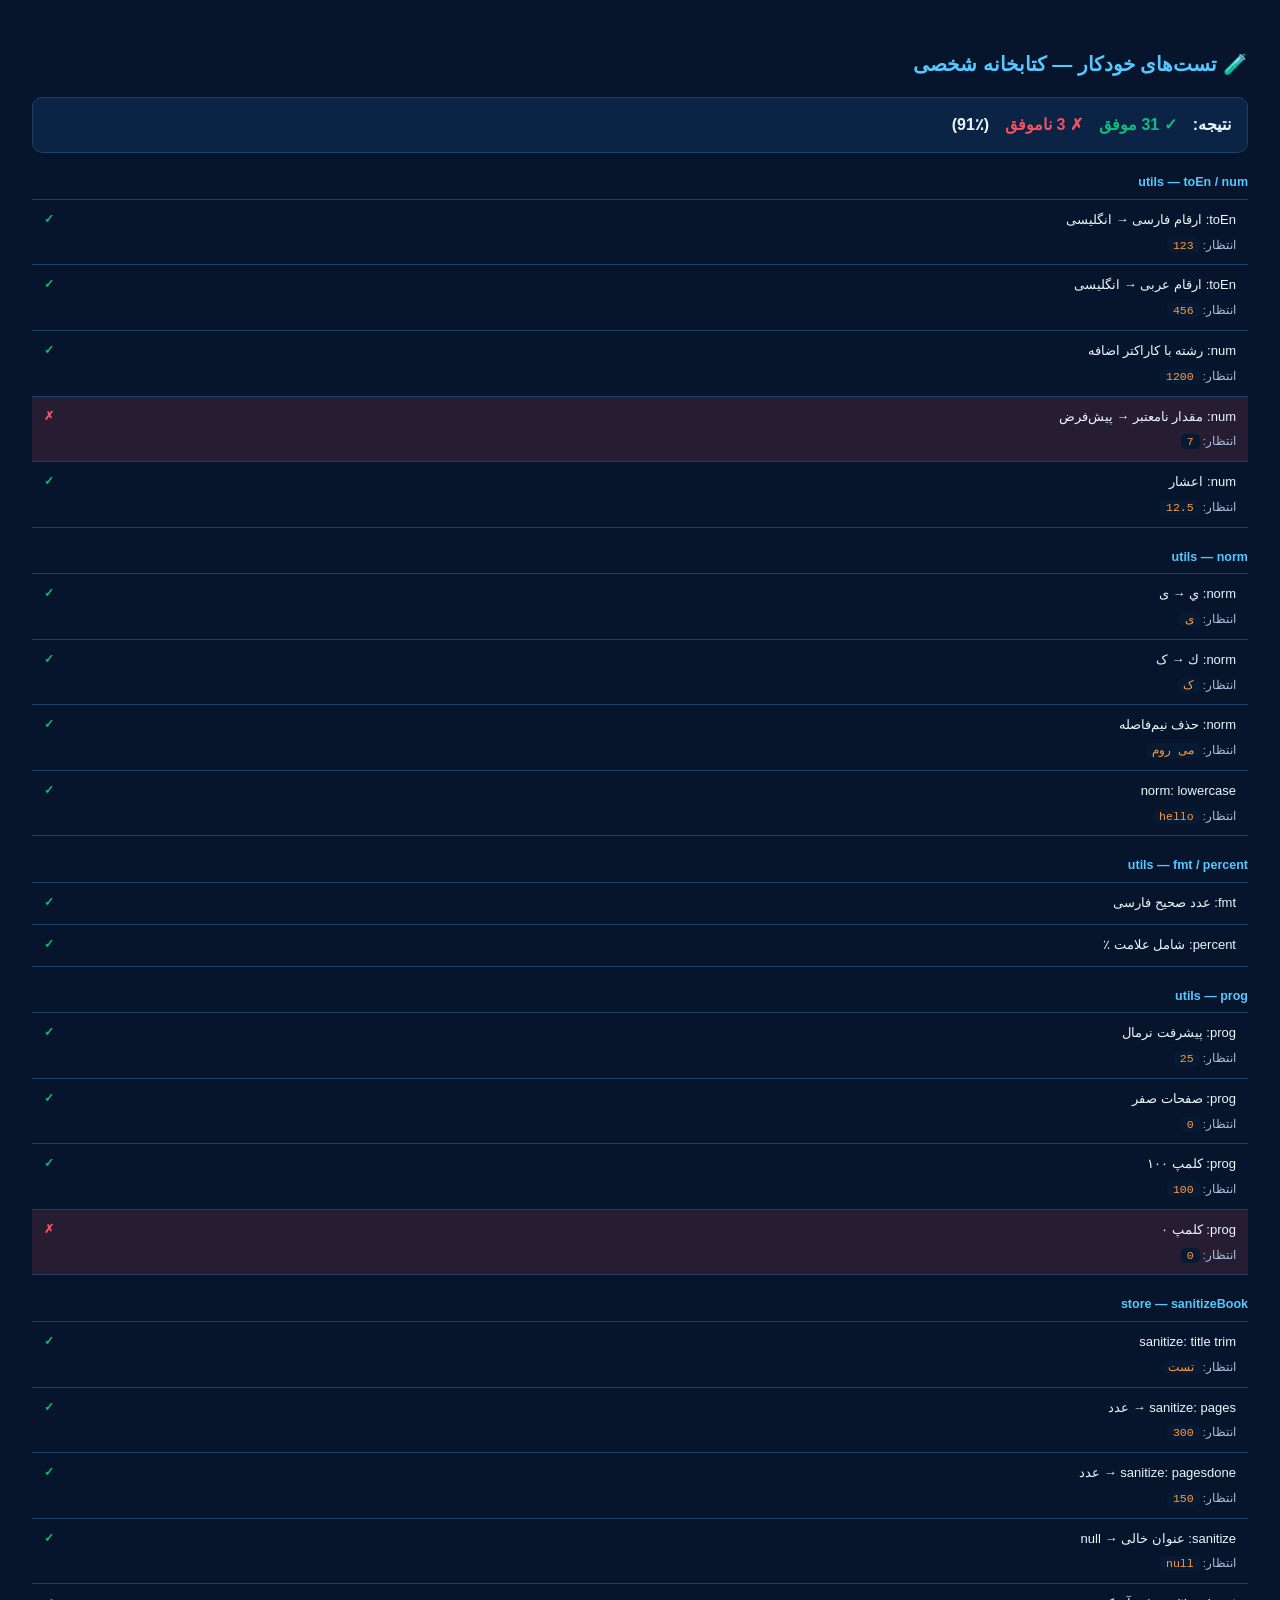
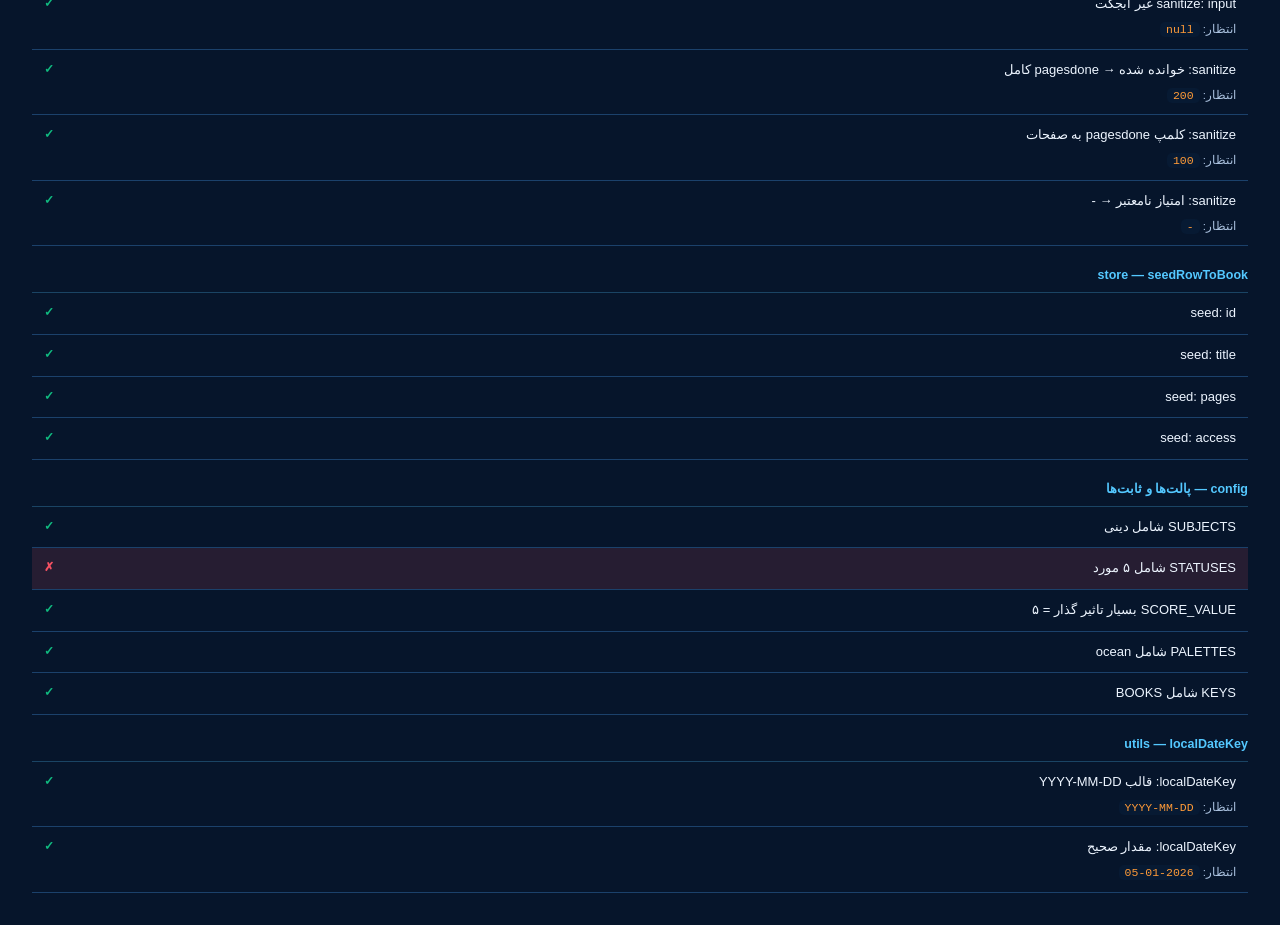
<file: test/run.html>
<!doctype html>
<html lang="fa" dir="rtl">
<head>
<meta charset="utf-8">
<title>تست‌های کتابخانه</title>
<style>
  body{font-family:Tahoma,sans-serif;background:#06152b;color:#edf5ff;padding:24px;line-height:1.9}
  h1{color:#54c8ff;font-size:20px}
  .sum{background:#0b2345;border:1px solid #1b416b;border-radius:10px;padding:12px 16px;margin-bottom:16px;display:flex;gap:16px;font-weight:700}
  .sum .pass{color:#10bb80}.sum .fail{color:#f45162}
  .row{display:grid;grid-template-columns:1fr auto;gap:12px;padding:8px 12px;border-bottom:1px solid #1b416b;font-size:13px}
  .row.pass .st{color:#10bb80}
  .row.fail{background:#f4516222}
  .row.fail .st{color:#f45162}
  .st{font-weight:700;font-size:12px}
  .exp{color:#a9c0dd;font-size:11.5px;margin-top:2px}
  .grp{margin-top:18px;font-size:12.5px;color:#54c8ff;font-weight:700;border-bottom:1px solid #54c8ff44;padding-bottom:4px}
  code{background:#071a33;padding:1px 6px;border-radius:5px;font-size:11.5px;color:#ff9b38}
</style>
</head>
<body>
<h1>🧪 تست‌های خودکار — کتابخانه شخصی</h1>
<div class="sum" id="sum">در حال اجرا…</div>
<div id="out"></div>

<script>
// شبیه‌سازی حداقلی برای بارگذاری ماژول‌های خالص
window.App = {};
window.__SEED_BOOKS__ = [];
</script>
<script src="../js/config.js"></script>
<script src="../js/utils.js"></script>
<script src="../js/store.js"></script>
<script>
(function(){
  const out = document.getElementById('out');
  const sum = document.getElementById('sum');
  let pass = 0, fail = 0;

  function group(name){
    const g = document.createElement('div');
    g.className = 'grp'; g.textContent = name;
    out.appendChild(g);
  }

  function t(label, cond, expected){
    const row = document.createElement('div');
    row.className = 'row ' + (cond ? 'pass' : 'fail');
    row.innerHTML = `<div>${label}${expected?`<div class="exp">انتظار: <code>${expected}</code></div>`:''}</div><div class="st">${cond?'✓':'✗'}</div>`;
    out.appendChild(row);
    cond ? pass++ : fail++;
  }

  const A = window.App;

  group('utils — toEn / num');
  t('toEn: ارقام فارسی → انگلیسی', A.toEn('۱۲۳') === '123', '123');
  t('toEn: ارقام عربی → انگلیسی', A.toEn('٤٥٦') === '456', '456');
  t('num: رشته با کاراکتر اضافه', A.num(' ۱٬۲۰۰ ') === 1200, '1200');
  t('num: مقدار نامعتبر → پیش‌فرض', A.num('abc', 7) === 7, '7');
  t('num: اعشار', A.num('12.5') === 12.5, '12.5');

  group('utils — norm');
  t('norm: ي → ی', A.norm('ي') === 'ی', 'ی');
  t('norm: ك → ک', A.norm('ك') === 'ک', 'ک');
  t('norm: حذف نیم‌فاصله', A.norm('می‌روم') === 'می روم', 'می روم');
  t('norm: lowercase', A.norm('HELLO') === 'hello', 'hello');

  group('utils — fmt / percent');
  t('fmt: عدد صحیح فارسی', typeof A.fmt(1234) === 'string' && A.fmt(1234).length > 0);
  t('percent: شامل علامت ٪', A.percent(50).includes('٪'));

  group('utils — prog');
  t('prog: پیشرفت نرمال', A.prog({pages:100, pagesdone:25}) === 25, '25');
  t('prog: صفحات صفر', A.prog({pages:0, pagesdone:10}) === 0, '0');
  t('prog: کلمپ ۱۰۰', A.prog({pages:100, pagesdone:150}) === 100, '100');
  t('prog: کلمپ ۰', A.prog({pages:100, pagesdone:-5}) === 0, '0');

  group('store — sanitizeBook');
  const b1 = A.sanitizeBook({title:'  تست  ', pages:'۳۰۰', pagesdone:'۱۵۰'});
  t('sanitize: title trim', b1?.title === 'تست', 'تست');
  t('sanitize: pages → عدد', b1?.pages === 300, '300');
  t('sanitize: pagesdone → عدد', b1?.pagesdone === 150, '150');
  t('sanitize: عنوان خالی → null', A.sanitizeBook({title:''}) === null, 'null');
  t('sanitize: input غیر آبجکت', A.sanitizeBook(null) === null, 'null');

  const b2 = A.sanitizeBook({title:'x', status:'خوانده شده', pages:200, pagesdone:50});
  t('sanitize: خوانده شده → pagesdone کامل', b2?.pagesdone === 200, '200');

  const b3 = A.sanitizeBook({title:'x', pages:100, pagesdone:999});
  t('sanitize: کلمپ pagesdone به صفحات', b3?.pagesdone === 100, '100');

  const b4 = A.sanitizeBook({title:'x', score:'نامعتبر'});
  t('sanitize: امتیاز نامعتبر → -', b4?.score === '-', '-');

  group('store — seedRowToBook');
  const sb = A.seedRowToBook([1,'عنوان','نویسنده','دینی','خوانده شده',0,'خوب',300,300,'دلیل','آره','1.L']);
  t('seed: id', sb.id === '1');
  t('seed: title', sb.title === 'عنوان');
  t('seed: pages', sb.pages === 300);
  t('seed: access', sb.access === '1.L');

  group('config — پالت‌ها و ثابت‌ها');
  t('SUBJECTS شامل دینی', A.SUBJECTS.includes('دینی'));
  t('STATUSES شامل ۵ مورد', A.STATUSES.length === 5);
  t('SCORE_VALUE بسیار تاثیر گذار = ۵', A.SCORE_VALUE['بسیار تاثیر گذار'] === 5);
  t('PALETTES شامل ocean', !!A.PALETTES.ocean);
  t('KEYS شامل BOOKS', !!A.KEYS.BOOKS);

  group('utils — localDateKey');
  const dk = A.localDateKey(new Date(2026, 0, 5));
  t('localDateKey: قالب YYYY-MM-DD', /^\d{4}-\d{2}-\d{2}$/.test(dk), 'YYYY-MM-DD');
  t('localDateKey: مقدار صحیح', dk === '2026-01-05', '2026-01-05');

  const pct = Math.round(pass / (pass+fail) * 100);
  sum.innerHTML = `<span>نتیجه:</span><span class="pass">✓ ${pass} موفق</span><span class="fail">✗ ${fail} ناموفق</span><span>(${pct}٪)</span>`;
  document.title = fail ? `✗ ${fail} تست ناموفق` : `✓ همه ${pass} تست موفق`;
})();
</script>
</body>
</html>
</file>
<file: css/app.css>
@font-face{
  font-family:"Vazirmatn";
  src:url("../fonts/Vazirmatn-Regular.woff2") format("woff2");
  font-weight:400;
  font-style:normal;
  font-display:swap;
}
@font-face{
  font-family:"Vazirmatn";
  src:url("../fonts/Vazirmatn-Medium.woff2") format("woff2");
  font-weight:500;
  font-style:normal;
  font-display:swap;
}
@font-face{
  font-family:"Vazirmatn";
  src:url("../fonts/Vazirmatn-Bold.woff2") format("woff2");
  font-weight:700;
  font-style:normal;
  font-display:swap;
}
@font-face{
  font-family:"Vazirmatn";
  src:url("../fonts/Vazirmatn-ExtraBold.woff2") format("woff2");
  font-weight:800;
  font-style:normal;
  font-display:swap;
}
/* PWA — بنرهای بالای صفحه */
body.has-top-banner { padding-top: calc(var(--safe-top) + 44px); }
.pwa-banner{
  position:fixed;top:0;left:0;right:0;z-index:200;
  padding:10px 14px;font-size:12.5px;font-weight:600;
  display:flex;align-items:center;justify-content:center;gap:10px;
  box-shadow:0 4px 16px #0004;
  animation:slideDown .3s cubic-bezier(.34,1.3,.64,1);
}
@keyframes slideDown{from{transform:translateY(-100%)}to{transform:translateY(0)}}
.pwa-banner.offline{background:linear-gradient(90deg,#f45162,#c73a4a);color:#fff}
.pwa-banner.update{background:linear-gradient(90deg,#10bb80,#0c9c6b);color:#fff}
.pwa-banner button{
  background:#fff;color:#0c9c6b;border:0;padding:5px 12px;border-radius:8px;
  font-weight:700;font-family:inherit;cursor:pointer;font-size:12px;
}
.pwa-banner.offline button{color:#c73a4a}
.pwa-banner button.ghost{background:transparent;color:currentColor;border:1px solid #ffffff55}
.pwa-banner[hidden]{display:none}
:root{
  --bg:#06152b;--panel:#0b2345;--line:#1b416b;--txt:#edf5ff;--muted:#a9c0dd;
  --blue:#268fe5;--green:#10bb80;--yellow:#f6c747;--purple:#9564f5;--red:#f45162;--orange:#ff9b38;--teal:#22d3c5;
  --pink:#ec4899;
  --font:"Vazirmatn",Tahoma,"Segoe UI",system-ui,sans-serif;
  --safe-top:env(safe-area-inset-top,0px);
  --safe-bottom:env(safe-area-inset-bottom,0px);
  --shadow-sm:0 2px 8px #0003;
  --shadow:0 9px 25px #0003;
  --shadow-lg:0 18px 48px #0005;
  --radius:15px;
}
*{box-sizing:border-box;-webkit-tap-highlight-color:transparent}
html,body{overscroll-behavior-y:contain}
body{
  margin:0;background:radial-gradient(ellipse 80% 50% at 50% 0%,#102b4d,var(--bg) 65%);background-attachment:fixed;
  color:var(--txt);font-family:var(--font);font-size:14px;line-height:1.6;
  padding-top:var(--safe-top);padding-bottom:var(--safe-bottom);
  transition:background .3s,color .3s;
}
body.locked{overflow:hidden}
button,input,select,textarea{font-family:inherit}
button{cursor:pointer;touch-action:manipulation;background:none;border:0;color:inherit}
.app{max-width:1550px;margin:auto;padding:22px}

/* ============ HEADER ============ */
header{display:flex;align-items:center;justify-content:space-between;gap:18px;padding:12px 3px 22px;border-bottom:1px solid var(--line);margin-bottom:20px}
.brand{display:flex;gap:13px;align-items:center}
.logo{font-size:43px;color:#54c8ff;filter:drop-shadow(0 4px 12px color-mix(in srgb,#54c8ff 40%,transparent))}
h1{font-size:24px;margin:0 0 7px;font-weight:700;letter-spacing:-.3px}
.muted,.subtitle{color:var(--muted);font-size:12px}
.quote{text-align:center;line-height:2;color:#d8e9ff}
.quote b{color:#54c8ff}
.actions{display:flex;gap:8px;flex-wrap:wrap}

/* ============ BUTTONS ============ */
.btn{
  border:1px solid var(--line);background:#12345b;color:var(--txt);
  padding:10px 13px;border-radius:11px;transition:background .15s,transform .1s,box-shadow .15s;
  font-weight:500;font-size:14px;min-height:42px;
  display:inline-flex;align-items:center;justify-content:center;gap:6px;
}
.btn:hover{background:#173f6b;box-shadow:0 4px 12px #0003}
.btn:active{transform:scale(.97)}
.btn:focus-visible{outline:2px solid #54c8ff;outline-offset:2px}
.primary{background:linear-gradient(135deg,#10bb80,#0fa771);color:#052a22;border:0;font-weight:700;box-shadow:0 6px 16px #10bb8033}
.primary:hover{filter:brightness(1.07);box-shadow:0 8px 22px #10bb8044}
.btn.sm{padding:6px 10px;min-height:34px;font-size:12px;border-radius:9px}
.btn.icon{padding:8px;min-width:42px}

/* ============ KPIs ============ */
.kpis{display:grid;grid-template-columns:repeat(auto-fit,minmax(150px,1fr));gap:13px;margin-bottom:16px}
.kpi,.panel{border:1px solid var(--line);border-radius:var(--radius);background:linear-gradient(145deg,#0d2648,#081b35);box-shadow:var(--shadow);min-width:0;position:relative;overflow:hidden}
.kpi{padding:16px;min-height:110px;border-right:4px solid var(--accent);transition:transform .2s,box-shadow .2s;animation:kpiIn .5s backwards}
.kpi:nth-child(2){animation-delay:.04s}.kpi:nth-child(3){animation-delay:.08s}.kpi:nth-child(4){animation-delay:.12s}
.kpi:nth-child(5){animation-delay:.16s}.kpi:nth-child(6){animation-delay:.2s}.kpi:nth-child(7){animation-delay:.24s}
@keyframes kpiIn{from{opacity:0;transform:translateY(10px)}to{opacity:1;transform:none}}
.kpi:hover{transform:translateY(-2px);box-shadow:var(--shadow-lg)}
.kpi label{color:var(--muted);display:block;font-size:12px}
.num{font-size:29px;font-weight:700;margin:12px 0 4px;font-variant-numeric:tabular-nums;letter-spacing:-.5px}

/* ============ LAYOUT ============ */
.layout{display:grid;grid-template-columns:minmax(0,2.1fr) minmax(250px,.8fr);gap:15px}
.main,.side{display:flex;flex-direction:column;gap:15px}
.charts{display:grid;grid-template-columns:repeat(3,minmax(0,1fr));gap:14px}
.panel{padding:17px;min-width:0;animation:panelIn .4s backwards}
@keyframes panelIn{from{opacity:0;transform:translateY(6px)}to{opacity:1;transform:none}}
.head{display:flex;justify-content:space-between;align-items:center;gap:10px;margin-bottom:14px;flex-wrap:wrap}
h2{font-size:15px;margin:0;font-weight:700;display:flex;align-items:center;gap:8px}
h2::before{content:'';width:3px;height:14px;background:var(--blue);border-radius:2px}
canvas{width:100%;height:185px;display:block}
.legend{display:flex;flex-wrap:wrap;gap:7px 10px;font-size:11px;color:var(--muted);margin-top:6px}
.legend span{display:flex;align-items:center;gap:5px;background:#0a1e38;padding:3px 8px;border-radius:6px;border:1px solid var(--line)}
.dot{width:9px;height:9px;border-radius:50%;display:inline-block;flex:0 0 auto}

/* ============ SEARCH + FILTERS ============ */
.tools{display:flex;gap:8px;flex-wrap:wrap;margin-bottom:12px;align-items:center}
.search-wrap{position:relative;flex:1;min-width:200px;max-width:400px}
.search-wrap input{width:100%;padding-left:70px}
.search-wrap .sh{position:absolute;left:10px;top:50%;transform:translateY(-50%);font-size:10px;color:var(--muted);background:#0a1e38;border:1px solid var(--line);padding:3px 7px;border-radius:5px;font-family:monospace;pointer-events:none}
.tools input,.tools select,.field input,.field select,.field textarea{
  background:#071a33;color:var(--txt);border:1px solid var(--line);
  border-radius:11px;padding:11px;outline:none;font-family:inherit;
  min-height:44px;font-size:14px;transition:border-color .2s,box-shadow .2s;
}
.tools input:focus,.tools select:focus,.field input:focus,.field select:focus,.field textarea:focus{
  border-color:#54c8ff;box-shadow:0 0 0 3px #54c8ff22;
}

/* Chips */
.chips{display:flex;gap:8px;overflow-x:auto;padding:2px 0 12px;-webkit-overflow-scrolling:touch;scrollbar-width:none}
.chips::-webkit-scrollbar{display:none}
.chip{
  flex:0 0 auto;padding:9px 14px;border-radius:99px;
  background:#0e2c50;border:1px solid var(--line);color:var(--muted);
  font-size:12.5px;font-weight:500;transition:all .15s;min-height:38px;
  display:inline-flex;align-items:center;gap:6px;
}
.chip:active{transform:scale(.96)}
.chip.on{background:linear-gradient(135deg,#1a4d7a,#195b8d);color:#cfeaff;border-color:#2b6ea8;box-shadow:0 4px 12px #268fe533}
.chip.on .dot{box-shadow:0 0 0 2px #ffffff22}

/* ============ TABLE ============ */
.tablewrap{overflow:auto;border:1px solid #173656;border-radius:12px;max-height:640px}
table{border-collapse:collapse;width:100%;font-size:12px}
th,td{text-align:right;padding:12px 9px;border-bottom:1px solid #173656;white-space:nowrap;vertical-align:middle}
th{background:linear-gradient(180deg,#12355a,#102b4d);color:#b7e0ff;position:sticky;top:0;z-index:1;font-weight:700;font-size:11.5px}
th[data-sort]{cursor:pointer;user-select:none}
th[data-sort]:hover{color:#fff;background:#153e68}
th .arrow{opacity:.35;font-size:9px;margin-inline-start:4px}
th.active .arrow{opacity:1;color:#54c8ff}
tbody tr{transition:background .15s}
tbody tr:hover{background:#ffffff08}
tbody tr.clickable{cursor:pointer}
.star-btn{background:none;border:0;color:#4a5a75;font-size:18px;padding:0 4px;cursor:pointer;transition:color .15s,transform .15s}
.star-btn:hover{transform:scale(1.15)}
.star-btn.on{color:#f6c747;text-shadow:0 0 8px #f6c74788}
.expand{background:none;border:0;color:#54c8ff;font-size:12px;padding:0 4px;vertical-align:middle}
.detailrow td{background:#0a1e38;color:var(--muted);font-size:11.5px;line-height:2;white-space:normal}
.detailrow b{color:#cfe4ff;font-weight:500}
.pill{padding:5px 9px;border-radius:7px;font-size:11px;display:inline-flex;align-items:center;gap:4px;border:1px solid transparent;font-weight:500}
.progress{height:8px;min-width:55px;background:#193554;border-radius:9px;overflow:hidden;display:inline-block;vertical-align:middle;cursor:pointer;transition:height .15s}
.progress:hover{height:10px}
.progress i{display:block;height:100%;background:linear-gradient(90deg,var(--blue),#54c8ff);transition:width .6s}
.progress-info{font-size:11px;color:var(--muted);margin-inline-start:6px;font-variant-numeric:tabular-nums}

/* ============ SIDE PANEL ============ */
.quick{display:grid;gap:9px}
.quick button{text-align:right;justify-content:flex-start}
.stats{list-style:none;padding:0;margin:0;display:grid;gap:13px}
.stats li{display:flex;gap:10px;color:#d8e8fb;align-items:flex-start}
.stats input[type=checkbox]{margin-top:3px;accent-color:var(--green);width:20px;height:20px;flex:0 0 auto}
.stats label{flex:1;cursor:pointer;padding:4px 0}
.recommend{display:flex;gap:13px}
.cover{min-width:82px;height:120px;border-radius:8px;background:linear-gradient(140deg,#e8b96a,#974b30,#143b5b);display:grid;place-items:center;text-align:center;padding:7px;font-size:15px;font-weight:700;line-height:1.5;box-shadow:0 8px 20px #0004;position:relative;overflow:hidden}
.cover::after{content:'';position:absolute;inset:0;background:linear-gradient(135deg,#fff3,transparent 50%);pointer-events:none}
.footer{display:flex;justify-content:space-between;align-items:center;gap:15px;background:linear-gradient(100deg,#0b2345,#152b43)}
.footer .logo{font-size:38px}
.empty{text-align:center;padding:40px 20px;color:var(--muted);font-size:13px}
.empty::before{content:'📚';display:block;font-size:48px;margin-bottom:12px;opacity:.7}

/* Streak card */
.streak-card{display:flex;gap:14px;align-items:center;background:linear-gradient(135deg,#f6c74718,#f6c74708);border:1px solid #f6c74744;border-radius:12px;padding:14px;margin-bottom:4px}
.streak-fire{font-size:38px;line-height:1}
.streak-num{font-size:24px;font-weight:800;color:#f6c747}
.streak-lbl{font-size:11px;color:var(--muted)}

/* ============ MODAL ============ */
.modalbg{position:fixed;inset:0;background:#000a;display:none;align-items:center;justify-content:center;padding:18px;z-index:30;backdrop-filter:blur(6px)}
.modalbg.open{display:flex;animation:fadeIn .2s}
@keyframes fadeIn{from{opacity:0}to{opacity:1}}
.modal{width:min(780px,100%);max-height:90vh;overflow:auto;background:var(--panel);border:1px solid var(--line);border-radius:20px;padding:22px;-webkit-overflow-scrolling:touch;animation:modalIn .28s cubic-bezier(.34,1.3,.64,1);box-shadow:var(--shadow-lg)}
@keyframes modalIn{from{opacity:0;transform:scale(.96) translateY(12px)}to{opacity:1;transform:none}}
.formgrid{display:grid;grid-template-columns:repeat(2,minmax(0,1fr));gap:12px}
.field label{display:block;color:var(--muted);font-size:12px;margin-bottom:6px;font-weight:500}
.field label .req{color:var(--red)}
.field input,.field select,.field textarea{width:100%}
.field textarea{min-height:80px;resize:vertical;font-family:inherit}
.modalfoot{display:flex;justify-content:space-between;margin-top:16px;gap:10px;flex-wrap:wrap;padding-top:14px;border-top:1px solid var(--line)}

/* ============ TOAST ============ */
#toast{position:fixed;bottom:calc(18px + var(--safe-bottom));left:18px;right:18px;max-width:520px;margin:auto;background:#12345b;border:1px solid var(--line);border-radius:13px;padding:13px 16px;display:flex;gap:12px;align-items:center;justify-content:space-between;transform:translateY(200%);transition:transform .3s cubic-bezier(.34,1.3,.64,1);z-index:40;box-shadow:var(--shadow-lg);font-size:13px}
#toast.show{transform:none}
#toast .toast-action{color:#9de8ff;font-weight:700;padding:6px 12px;border-radius:8px;background:#268fe522;border:1px solid #268fe544}
#toast .toast-action:hover{background:#268fe533}

/* ============ BOTTOM NAV ============ */
.bottom-nav{
  display:none;position:fixed;left:0;right:0;bottom:0;
  background:var(--panel);border-top:1px solid var(--line);
  padding:6px 0 calc(6px + var(--safe-bottom));
  z-index:9;box-shadow:0 -8px 24px #0006;
}
.bottom-nav-inner{display:grid;grid-template-columns:repeat(5,1fr);max-width:600px;margin:auto}
.bottom-nav button{
  background:none;border:0;color:var(--muted);
  padding:8px 4px;display:flex;flex-direction:column;align-items:center;justify-content:center;
  gap:4px;font-size:10px;font-weight:500;min-height:56px;
  transition:color .15s;position:relative;font-family:inherit;
}
.bottom-nav button .ico{font-size:21px;line-height:1}
.bottom-nav button.active{color:#54c8ff}
.bottom-nav button.active::before{
  content:'';position:absolute;top:0;left:50%;transform:translateX(-50%);
  width:34px;height:3px;background:#54c8ff;border-radius:0 0 3px 3px;
}
.bottom-nav button.tab-add{color:#10bb80}
.bottom-nav button.tab-add .ico{font-size:26px;font-weight:700}

/* ============ DRAWER ============ */
.drawer-bg{position:fixed;inset:0;background:#000a;backdrop-filter:blur(4px);z-index:60;display:none}
.drawer-bg.open{display:block;animation:fadeIn .2s}
.drawer{position:fixed;top:0;left:0;bottom:0;width:min(460px,100%);background:var(--panel);z-index:61;transform:translateX(-100%);transition:transform .3s cubic-bezier(.4,0,.2,1);display:flex;flex-direction:column;box-shadow:var(--shadow-lg)}
:root[dir="rtl"] .drawer{left:auto;right:0;transform:translateX(100%)}
.drawer.open{transform:none!important}
.drawer-head{padding:16px 18px;border-bottom:1px solid var(--line);display:flex;align-items:center;justify-content:space-between;gap:10px;flex-shrink:0}
.drawer-body{padding:18px;overflow:auto;flex:1}
.drawer-field{display:grid;grid-template-columns:110px 1fr;gap:10px;padding:10px 0;border-bottom:1px solid var(--line);font-size:13px;align-items:start}
.drawer-field:last-child{border:0}
.drawer-field .lbl{color:var(--muted);font-size:11.5px}
.drawer-book-title{font-size:18px;font-weight:700;margin:0 0 6px}

/* ============ COMMAND PALETTE ============ */
.cmdk{position:fixed;inset:0;background:#000b;backdrop-filter:blur(8px);z-index:100;display:none;align-items:flex-start;justify-content:center;padding:70px 20px 20px}
.cmdk.open{display:flex;animation:fadeIn .15s}
.cmdk-inner{width:min(620px,100%);background:var(--panel);border:1px solid var(--line);border-radius:18px;box-shadow:var(--shadow-lg);overflow:hidden;animation:modalIn .2s}
.cmdk-input{width:100%;background:transparent;border:0;color:var(--txt);padding:18px 20px;font-size:15px;outline:none;border-bottom:1px solid var(--line);font-family:inherit}
.cmdk-list{max-height:60vh;overflow:auto;padding:8px}
.cmdk-item{display:flex;align-items:center;gap:12px;padding:11px 14px;border-radius:10px;cursor:pointer;font-size:13px;transition:background .1s}
.cmdk-item:hover,.cmdk-item.active{background:#268fe522}
.cmdk-item .cmdk-icon{font-size:18px;width:26px;text-align:center;color:var(--muted)}
.cmdk-item .cmdk-label{flex:1}
.cmdk-item .cmdk-hint{font-size:11px;color:var(--muted)}
.cmdk-empty{padding:30px;text-align:center;color:var(--muted);font-size:13px}

/* ============ TIMER ============ */
.timer-book{margin-bottom:8px}
.timer-book label{display:block;color:var(--muted);font-size:12px;margin-bottom:5px}
.timer-book select{width:100%;background:var(--input-bg,#071a33);color:var(--txt);border:1px solid var(--line);border-radius:10px;padding:10px;font:inherit;min-height:42px;font-family:inherit}
.timer-card{display:flex;flex-direction:column;gap:10px}
.timer-display{font-size:36px;font-weight:800;text-align:center;font-variant-numeric:tabular-nums;letter-spacing:1px;color:#54c8ff;padding:8px 0;font-family:'Vazirmatn',monospace}
.timer-display.running{animation:pulse 1.5s infinite}
@keyframes pulse{0%,100%{opacity:1}50%{opacity:.75}}
.timer-controls{display:flex;gap:8px}
.timer-controls .btn{flex:1}

/* Reading log upgrade */
.reading-form{display:grid;grid-template-columns:1fr 1fr;gap:9px}
.reading-form .wide{grid-column:1/-1}
.reading-form label,.setting-row label{display:block;color:var(--muted);font-size:12px;margin-bottom:5px}
.reading-form input,.reading-form select,.reading-form textarea,.setting-row select{width:100%;background:#071a33;color:var(--txt);border:1px solid var(--line);border-radius:10px;padding:10px;font:inherit;min-width:0;min-height:42px}
.goal-track{height:11px;border-radius:20px;background:#183454;overflow:hidden;margin:10px 0 6px;position:relative}
.goal-track i{height:100%;display:block;width:0;background:linear-gradient(90deg,var(--green),#54c8ff);transition:width .3s;border-radius:inherit;position:relative}
.goal-track i::after{content:'';position:absolute;inset:0;background:linear-gradient(90deg,transparent,#fff3,transparent);animation:shine 2.5s infinite}
@keyframes shine{0%{transform:translateX(-100%)}100%{transform:translateX(100%)}}
.goal-numbers{display:flex;justify-content:space-between;gap:8px;font-size:12px;color:var(--muted)}
.session-list{display:grid;gap:8px;margin-top:12px}
.session-item{border:1px solid #173656;border-radius:11px;padding:11px;display:grid;grid-template-columns:1fr auto;gap:8px;align-items:start;background:#081b35;transition:border-color .2s}
.session-item:hover{border-color:#2b6ea8}
.session-item b{font-size:12.5px}
.session-item small{color:var(--muted);display:block;margin-top:3px}
.session-item button{border:0;background:#662b38;color:#ffdce0;border-radius:8px;padding:6px 10px;font:inherit;font-size:11px}
.setting-row{display:grid;grid-template-columns:1fr 1fr;align-items:center;gap:10px;margin:10px 0}
.setting-row label{margin:0}
.mini-stat{display:grid;grid-template-columns:1fr 1fr;gap:9px;margin-top:12px}
.mini-stat div{background:#071a33;border:1px solid #173656;border-radius:11px;padding:11px}
.mini-stat strong{display:block;font-size:19px;margin-top:3px}

/* ============ RESPONSIVE ============ */
@media(max-width:1050px){.layout{grid-template-columns:1fr}.quote{display:none}}

@media(max-width:700px){
  body{padding-bottom:calc(72px + var(--safe-bottom))}
  .app{padding:12px;padding-top:calc(12px + var(--safe-top))}
  header{padding:6px 0 14px;margin-bottom:14px;gap:10px;flex-wrap:wrap}
  h1{font-size:18px}.logo{font-size:32px}.subtitle{font-size:11px}
  .actions{width:100%}
  .actions .btn{flex:1;font-size:12.5px;padding:10px}
  .actions .btn.hide-sm{display:none}
  .bottom-nav{display:block}
  .kpis{grid-template-columns:repeat(2,1fr);gap:10px}
  .kpi{padding:12px;min-height:auto;border-right-width:3px}
  .num{font-size:22px;margin:6px 0 2px}
  .kpi small{font-size:10.5px}.kpi label{font-size:12px}
  .charts{grid-template-columns:1fr;gap:12px}
  canvas{height:220px}
  .panel{padding:14px;border-radius:14px}
  h2{font-size:14px}
  .tools{margin-bottom:6px;gap:6px}
  .tools input,.tools select{width:100%;max-width:none;font-size:14px}
  .search-wrap{max-width:none;width:100%}
  .formgrid{grid-template-columns:1fr}
  .field input,.field select,.field textarea{font-size:15px}
  .modalbg{align-items:flex-end;padding:0}
  .modal{width:100%;max-height:94vh;border-radius:22px 22px 0 0;padding:22px 16px calc(22px + var(--safe-bottom));border-bottom:0}
  .modal .head h2{font-size:17px}
  .modalfoot{flex-direction:column-reverse;gap:10px}
  .modalfoot > div{width:100%;display:flex;gap:8px}
  .modalfoot .btn{flex:1;min-height:48px;font-size:15px}
  #delete{width:100%;min-height:46px}
  .tablewrap{overflow:visible;border:0;max-height:none;background:none;border-radius:0}
  table,thead,tbody,tr,td{display:block}
  thead{display:none}
  tbody tr{background:linear-gradient(145deg,#0d2648,#081b35);border:1px solid var(--line);border-radius:14px;margin-bottom:12px;padding:14px;box-shadow:0 4px 14px #0003;position:relative}
  tbody tr:active{background:linear-gradient(145deg,#10294e,#0a2039)}
  tbody tr.detailrow{background:#0a1e38;margin:-12px 0 12px;padding:12px 14px;border-radius:0 0 14px 14px;border-top:0;font-size:12px;line-height:1.9}
  tbody td{display:flex;justify-content:space-between;align-items:center;border:0;padding:7px 0;white-space:normal;gap:10px;text-align:left;font-size:13.5px}
  tbody td[data-label]::before{content:attr(data-label);color:var(--muted);font-size:11.5px;font-weight:500;flex:0 0 auto;min-width:60px}
  tbody td[data-cell="title"]{display:block;padding:0 0 10px;border-bottom:1px solid var(--line);margin-bottom:8px}
  tbody td[data-cell="title"]::before{display:none}
  tbody td[data-cell="title"] b{font-size:15.5px;line-height:1.5;display:block;padding-left:66px}
  tbody td[data-cell="title"] .expand{position:absolute;top:10px;left:10px;font-size:14px;padding:8px 10px;border-radius:10px;background:#12345b;border:1px solid var(--line);color:#54c8ff;min-height:36px;min-width:36px}
  tbody td[data-cell="title"] .star-btn{position:absolute;top:10px;right:12px;font-size:22px}
  tbody td[data-cell="actions"]{padding-top:12px;margin-top:8px;border-top:1px solid var(--line);justify-content:stretch}
  tbody td[data-cell="actions"]::before{display:none}
  tbody td[data-cell="actions"] .btn{flex:1;padding:12px;font-size:14px;min-height:44px}
  tbody td[data-label="پیشرفت"]{flex-wrap:wrap}
  tbody td[data-label="پیشرفت"] .progress{width:100%!important;max-width:none;height:10px}
  .quick{grid-template-columns:1fr 1fr;gap:8px}
  .quick .btn{font-size:12px;padding:12px 10px;text-align:center;justify-content:center;min-height:52px;white-space:nowrap}
  .quick .btn.primary{grid-column:1/-1}
  .stats{gap:11px}
  .cover{min-width:70px;height:105px;font-size:13px;padding:5px}
  .recommend{gap:11px}
  .footer{flex-direction:column;text-align:center;padding:20px;gap:8px}
  .footer .logo{font-size:32px}
  #toast{bottom:calc(84px + var(--safe-bottom))}
  .drawer{width:100%;max-width:100%}
  .cmdk{padding-top:40px}
  .reading-form{grid-template-columns:1fr}
  .reading-form .wide{grid-column:auto}
  .setting-row{grid-template-columns:1fr}
  .session-item{grid-template-columns:1fr auto}
}

@media(max-width:380px){
  .kpis{grid-template-columns:1fr 1fr}
  .num{font-size:20px}
  .quick .btn{font-size:11px}
  .timer-display{font-size:30px}
}

@media(prefers-reduced-motion:reduce){*{transition:none!important;animation:none!important;scroll-behavior:auto!important}}
@media(max-width:700px){
  /* Search bar چسبان بالای صفحه وقتی اسکرول می‌کنی */
  #view-books .tools:first-of-type{
    position:sticky;
    top:0;
    z-index:5;
    background:var(--bg);
    padding:8px 0;
    margin:0 -12px 8px;
    padding-inline:12px;
    box-shadow:0 4px 12px #0004;
  }
  #view-books .chips{
    position:sticky;
    top:52px;
    z-index:4;
    background:var(--bg);
    padding:8px 12px;
    margin:0 -12px 8px;
  }
}

/* ============ THEMES ============ */
:root{
  --glow:#102b4d;--surface-a:#0d2648;--surface-b:#081b35;--input-bg:#071a33;
  --btn-bg:#12345b;--btn-hover:#173f6b;--table-head:#102b4d;--chip-bg:#0e2c50;--chip-active:#1a4d7a;
  --detail-bg:#0a1e38;--soft-panel:#071a33;--footer-a:#0b2345;--footer-b:#152b43;
  --subtle-line:#173656;--text-soft:#d8e8fb;--quote-text:#d8e9ff;--header-text:#b7e0ff;
  --chart-text:#edf5ff;--chart-muted:#a9c0dd;--chart-label:#c7d9ee;--chart-track:#183454;--accent-contrast:#ffffff;
}
body{background:radial-gradient(ellipse at top,var(--glow),var(--bg) 60%);color:var(--txt)}
header{border-color:var(--line)}
.logo,.quote b{color:var(--teal)}
.quote{color:var(--quote-text)}
.kpi,.panel{border-color:var(--line);background:linear-gradient(145deg,var(--surface-a),var(--surface-b))}
.btn:not(.primary){background:var(--btn-bg);border-color:var(--line);color:var(--txt)}
.btn:not(.primary):hover{background:var(--btn-hover)}
.primary{background:var(--blue);color:var(--accent-contrast);border-color:transparent;box-shadow:0 6px 16px color-mix(in srgb,var(--blue) 30%,transparent)}
.primary:hover{filter:brightness(1.07);background:var(--blue)}
.tools input,.tools select,.field input,.field select,.field textarea,
.reading-form input,.reading-form select,.reading-form textarea,.setting-row select,
#dailyGoal{background:var(--input-bg)!important;color:var(--txt)!important;border-color:var(--subtle-line)!important}
.chip{background:var(--chip-bg);border-color:var(--line);color:var(--muted)}
.chip.on{background:var(--chip-active);border-color:var(--blue);color:var(--txt)}
.tablewrap{border-color:var(--subtle-line)}
th{background:var(--table-head);color:var(--header-text);border-color:var(--subtle-line)}
td{border-color:var(--subtle-line)}
tbody tr:hover{background:color-mix(in srgb,var(--blue) 7%,transparent)}
.detailrow td,tbody tr.detailrow{background:var(--detail-bg);color:var(--muted)}
.detailrow b{color:var(--txt)}
.progress{background:var(--chart-track)}
.footer{background:linear-gradient(100deg,var(--footer-a),var(--footer-b))}
.modal{background:var(--panel);border-color:var(--line)}
.bottom-nav{background:var(--panel);border-color:var(--line)}
#toast{background:var(--btn-bg);border-color:var(--line);color:var(--txt)}
.reading-form input,.reading-form select,.reading-form textarea,.setting-row select,
.mini-stat div,.session-item{border-color:var(--subtle-line)}
.mini-stat div{background:var(--soft-panel)}
.session-item{background:var(--surface-b)}
.stats li{color:var(--text-soft)}
.goal-track{background:var(--chart-track)}
.toast-action{color:var(--teal)}
.palette-swatches{display:grid;grid-template-columns:repeat(3,minmax(0,1fr));gap:8px;margin:12px 0 16px}
.palette-choice{display:flex;align-items:center;gap:8px;justify-content:flex-start;min-width:0;padding:9px 10px;border:1px solid var(--line);border-radius:11px;background:var(--btn-bg);color:var(--txt);font:inherit;font-size:12px;cursor:pointer;transition:all .15s}
.palette-choice:hover{background:var(--btn-hover)}
.palette-choice:active{transform:scale(.98)}
.palette-choice.active{border-color:var(--blue);box-shadow:0 0 0 2px color-mix(in srgb,var(--blue) 28%,transparent)}
.palette-choice i{width:19px;height:19px;border-radius:50%;flex:0 0 auto;border:1px solid #ffffff55}
.palette-choice span{overflow:hidden;text-overflow:ellipsis;white-space:nowrap}

body[data-mode="light"]{
  --bg:#f2f6fc;--glow:#e5eefb;--panel:#ffffff;--line:#d5e0ed;--txt:#1c2a3b;--muted:#62748b;
  --surface-a:#ffffff;--surface-b:#f7faff;--input-bg:#ffffff;--btn-bg:#edf3fa;--btn-hover:#e1ebf7;
  --table-head:#e7eff9;--chip-bg:#edf3fa;--chip-active:#d8eafb;--detail-bg:#f0f5fb;--soft-panel:#f7faff;
  --footer-a:#edf5ff;--footer-b:#e2edf9;--subtle-line:#dce5f0;--text-soft:#33465e;
  --quote-text:#36516e;--header-text:#294e73;--chart-text:#20334a;--chart-muted:#687d94;--chart-label:#3e5570;
  --chart-track:#dfe8f2;--accent-contrast:#ffffff;
  color-scheme:light;
}
body[data-mode="dark"]{color-scheme:dark}
body[data-mode="light"] .kpi,body[data-mode="light"] .panel{box-shadow:0 8px 24px #243d5b12}
body[data-mode="light"] .actions .btn:not(.primary),body[data-mode="light"] .quick .btn:not(.primary){box-shadow:0 1px 2px #33415508}
body[data-mode="light"] .bottom-nav{box-shadow:0 -5px 18px #243d5b12}
body[data-mode="light"] .modalbg{background:#1c2a3b66}
body[data-mode="light"] tbody tr{box-shadow:0 4px 14px #34445a0d}
body[data-mode="light"] .session-item button{background:#ffe7ec;color:#9e2945}
@media(max-width:650px){.palette-swatches{grid-template-columns:repeat(2,minmax(0,1fr))}}

@media(max-width:700px){
  /* KPI‌ها → نوار افقی قابل اسکرول */
  .kpis{
    display:flex;
    overflow-x:auto;
    scroll-snap-type:x mandatory;
    gap:10px;
    padding:0 0 12px;
    margin:0 -12px 14px;
    padding-inline:12px;
    scrollbar-width:none;
    -webkit-overflow-scrolling:touch;
  }
  .kpis::-webkit-scrollbar{display:none}
  .kpi{
    flex:0 0 44%;
    min-width:160px;
    scroll-snap-align:start;
    padding:12px;
    min-height:92px;
  }
  .kpi .num{font-size:22px;margin:6px 0 2px}
  .kpi label{font-size:11px}
  .kpi small{font-size:10px}
}
@media(max-width:700px){
  .charts{
    display:flex;
    overflow-x:auto;
    scroll-snap-type:x mandatory;
    gap:12px;
    padding-bottom:12px;
    margin-inline:-12px;
    padding-inline:12px;
    scrollbar-width:none;
    -webkit-overflow-scrolling:touch;
  }
  .charts::-webkit-scrollbar{display:none}
  .charts .panel{
    flex:0 0 82%;
    scroll-snap-align:center;
  }
  .chart-panel canvas{height:180px}
}
@media(max-width:700px){
  /* فقط اطلاعات کلیدی در حالت عادی */
  tbody td[data-label="نویسنده"],
  tbody td[data-label="موضوع"],
  tbody td[data-label="امتیاز"],
  tbody td[data-label="دسترسی"]{
    display:none;
  }
  /* وقتی expand بازه، همه چیز نشون داده بشه */
  tbody tr.detailrow ~ tr td[data-label],
  tbody tr.expanded td[data-label]{
    display:flex;
  }
  tbody td[data-cell="title"]{
    padding-bottom:8px;
  }
  tbody td[data-cell="title"] b{
    font-size:15px;
    padding-left:80px;
    padding-right:36px;
  }
  tbody td[data-label="وضعیت"],
  tbody td[data-label="پیشرفت"]{
    padding:5px 0;
  }
  tbody td[data-cell="actions"]{
    padding-top:10px;
    margin-top:6px;
  }
}



.timer-book{margin-bottom:8px}
.timer-book label{display:block;color:var(--muted);font-size:12px;margin-bottom:5px}
.timer-book select{width:100%;background:var(--input-bg,#071a33);color:var(--txt);border:1px solid var(--line);border-radius:10px;padding:10px;font:inherit;min-height:42px;font-family:inherit}

/* ===== Quotes & Review ===== */
.quotes-list{display:grid;gap:9px;max-height:420px;overflow:auto}
.quote-item{border:1px solid var(--line);border-radius:11px;padding:11px;background:var(--surface-b,#081b35);font-size:12.5px}
.quote-head{display:flex;justify-content:space-between;gap:8px;align-items:center;margin-bottom:6px;flex-wrap:wrap}
.quote-head b{font-size:12.5px}
.quote-stage{font-size:10px;color:var(--blue);background:color-mix(in srgb,var(--blue) 15%,transparent);padding:2px 6px;border-radius:5px}
.quote-text{color:var(--txt);line-height:1.9;white-space:pre-wrap;word-break:break-word}
.quote-foot{display:flex;justify-content:space-between;align-items:center;gap:6px;margin-top:8px}
.review-card{border:1px solid var(--line);border-radius:12px;padding:14px;background:var(--surface-b,#081b35)}
.review-text{font-size:14px;line-height:2;color:var(--txt);white-space:pre-wrap;word-break:break-word;margin:8px 0}
.review-tags{display:flex;gap:5px;flex-wrap:wrap;margin:8px 0}
.review-tags span{font-size:10.5px;padding:3px 8px;border-radius:6px;cursor:pointer;transition:transform .12s,filter .15s;display:inline-flex;align-items:center;font-weight:500}
.review-tags span:hover{transform:translateY(-1px);filter:brightness(1.15)}
.quote-item:has(:target){outline:2px solid var(--blue)}
.review-actions{display:flex;gap:6px;margin-top:10px}
.review-actions .btn{flex:1}

/* ============ VIEWS / GRID ============ */
.books-view-toggle{
  display:flex;gap:3px;background:var(--input-bg,#071a33);
  border:1px solid var(--line);border-radius:11px;padding:3px;flex:0 0 auto;
}
.books-view-toggle button{
  padding:8px 11px;border-radius:8px;font-size:14px;line-height:1;
  color:var(--muted);transition:background .15s,color .15s,transform .1s;
  display:inline-flex;align-items:center;justify-content:center;min-height:32px;min-width:36px;
}
.books-view-toggle button:hover{color:var(--txt)}
.books-view-toggle button:active{transform:scale(.94)}
.books-view-toggle button.on{background:var(--btn-hover);color:var(--txt);box-shadow:0 2px 6px #0003}

.books-grid{
  display:grid;grid-template-columns:repeat(auto-fill,minmax(155px,1fr));
  gap:14px;padding:4px 0;
}
.book-card{
  position:relative;border:1px solid var(--line);border-radius:14px;overflow:hidden;
  background:var(--surface-b,#081b35);cursor:pointer;
  transition:transform .28s cubic-bezier(.34,1.3,.64,1),box-shadow .28s,border-color .2s;
  animation:cardIn .45s cubic-bezier(.34,1.3,.64,1) backwards;
  outline:none;
}
.book-card:hover,.book-card:focus-visible{
  transform:translateY(-4px);box-shadow:0 16px 36px #0006;border-color:var(--blue);
}
.book-card:focus-visible{outline:2px solid var(--blue);outline-offset:2px}
@keyframes cardIn{
  from{opacity:0;transform:translateY(14px) scale(.96)}
  to{opacity:1;transform:none}
}

.book-cover{
  aspect-ratio:2/3;display:flex;align-items:flex-end;padding:12px;
  position:relative;overflow:hidden;
}
.book-cover::after{
  content:'';position:absolute;inset:0;pointer-events:none;
  background:linear-gradient(180deg,transparent 35%,#00000099 100%);
}
.book-cover::before{
  content:'';position:absolute;inset:0;pointer-events:none;
  background:
    radial-gradient(circle at 20% 15%,#ffffff22,transparent 45%),
    radial-gradient(circle at 85% 80%,#00000055,transparent 55%);
}
.book-cover-title{
  position:relative;z-index:1;color:#fff;font-weight:800;font-size:13.5px;
  line-height:1.55;text-shadow:0 2px 10px #0009;max-height:4.6em;overflow:hidden;
}

.book-badges{position:absolute;top:8px;right:8px;z-index:2;display:flex;gap:5px;flex-wrap:wrap;max-width:80%}
.book-badges .badge{
  padding:3px 7px;border-radius:6px;font-size:10px;font-weight:700;
  background:#0009;color:#fff;border:1px solid #ffffff33;
  backdrop-filter:blur(6px);
}

.book-progress-ring{position:absolute;bottom:8px;left:8px;z-index:2;width:44px;height:44px}
.book-progress-ring svg{display:block}
.book-progress-ring .bg{stroke:#00000066}
.book-progress-ring .fg{stroke-linecap:round;transition:stroke-dashoffset .8s cubic-bezier(.4,0,.2,1)}
.book-progress-ring .txt{
  position:absolute;inset:0;display:grid;place-items:center;
  font-size:10.5px;font-weight:700;color:#fff;text-shadow:0 1px 4px #000;
}

.book-meta{padding:10px 12px 12px}
.book-meta b{
  font-size:12.5px;display:block;margin-bottom:2px;line-height:1.5;
  overflow:hidden;text-overflow:ellipsis;white-space:nowrap;color:var(--txt);
}
.book-meta .muted{
  font-size:10.5px;display:block;
  overflow:hidden;text-overflow:ellipsis;white-space:nowrap;
}
.chip-mini{
  font-size:10px;padding:2px 7px;border-radius:5px;
  color:var(--c,#268fe5);background:color-mix(in srgb,var(--c,#268fe5) 18%,transparent);
  border:1px solid color-mix(in srgb,var(--c,#268fe5) 40%,transparent);
  font-weight:600;
}

/* ============ GLASS PANELS ============ */
.panel,.kpi{
  backdrop-filter:blur(14px) saturate(140%);
  -webkit-backdrop-filter:blur(14px) saturate(140%);
  background:linear-gradient(145deg,
    color-mix(in srgb,var(--surface-a) 88%,transparent),
    color-mix(in srgb,var(--surface-b) 90%,transparent));
}
body[data-mode="light"] .panel,
body[data-mode="light"] .kpi{
  background:linear-gradient(145deg, #ffffffF2, #f7faffE6);
}

/* ============ SMOOTHER MOTION ============ */
.kpi{transition:transform .25s cubic-bezier(.34,1.3,.64,1),box-shadow .25s}
.kpi:hover{transform:translateY(-3px) scale(1.008)}
.chip{transition:all .2s cubic-bezier(.34,1.3,.64,1)}
.chip.on{box-shadow:0 6px 18px color-mix(in srgb,var(--blue) 30%,transparent)}

/* موبایل: گرید ۲ ستونه */
@media(max-width:700px){
  .books-grid{grid-template-columns:repeat(2,minmax(0,1fr));gap:11px}
  .book-cover-title{font-size:12px}
  .book-meta{padding:9px 10px 11px}
  .book-meta b{font-size:11.5px}
  .book-progress-ring{width:40px;height:40px}
  .books-view-toggle button{min-height:38px;min-width:42px;font-size:16px}
}

/* ============ BOOK PAGE (Hero + Tabs) ============ */
.book-page{
  position:fixed;inset:0;z-index:55;
  background:#000a;backdrop-filter:blur(10px);-webkit-backdrop-filter:blur(10px);
  display:none;align-items:center;justify-content:center;padding:20px;
  overflow:auto;
}
.book-page.open{display:flex;animation:bpFade .25s}
@keyframes bpFade{from{opacity:0}to{opacity:1}}

.book-page-inner{
  position:relative;width:min(880px,100%);max-height:calc(100vh - 40px);
  background:linear-gradient(160deg,var(--surface-a),var(--surface-b));
  border:1px solid var(--line);border-radius:22px;
  box-shadow:0 30px 80px #0009, 0 0 0 1px #ffffff08 inset;
  overflow:auto;animation:bpIn .4s cubic-bezier(.34,1.3,.64,1);
  padding:22px;
  scrollbar-width:thin;
}
@keyframes bpIn{
  from{opacity:0;transform:translateY(30px) scale(.96)}
  to{opacity:1;transform:none}
}

.bp-close{
  position:absolute;top:14px;left:14px;z-index:3;
  width:38px;height:38px;border-radius:11px;
  background:#00000066;color:#fff;font-size:16px;
  border:1px solid #ffffff22;backdrop-filter:blur(6px);
  display:inline-flex;align-items:center;justify-content:center;
  transition:background .15s,transform .1s;
}
.bp-close:hover{background:#00000099}
.bp-close:active{transform:scale(.92)}

/* Hero */
.bp-hero{
  display:grid;grid-template-columns:200px 1fr;gap:22px;
  padding:8px 0 22px;align-items:start;
}
.bp-cover{
  position:relative;aspect-ratio:2/3;border-radius:14px;overflow:hidden;
  box-shadow:0 20px 45px #0007, 0 0 0 1px #ffffff10 inset;
  display:flex;align-items:flex-end;padding:16px;
}
.bp-cover::after{
  content:'';position:absolute;inset:0;pointer-events:none;
  background:linear-gradient(180deg,transparent 40%,#000000aa 100%);
}
.bp-cover-shine{
  position:absolute;inset:0;pointer-events:none;
  background:
    radial-gradient(circle at 25% 15%,#ffffff2a,transparent 50%),
    radial-gradient(circle at 80% 85%,#00000066,transparent 60%);
}
.bp-cover-inner{position:relative;z-index:2;color:#fff}
.bp-cover-title{
  font-size:16px;font-weight:800;line-height:1.5;
  text-shadow:0 3px 14px #000a;margin-bottom:4px;
}
.bp-cover-author{font-size:11px;opacity:.85;text-shadow:0 2px 8px #0009}

.bp-hero-info{min-width:0;padding-top:6px}
.bp-pills{display:flex;gap:6px;flex-wrap:wrap;margin-bottom:10px}
.bp-pill-sub,.bp-pill-acc,.bp-pill-fav{
  font-size:11px;padding:4px 10px;border-radius:8px;
  background:#ffffff10;border:1px solid #ffffff20;color:var(--txt);
}
.bp-pill-fav{color:#f6c747;background:#f6c7471a;border-color:#f6c74744}

.bp-title{font-size:22px;margin:0 0 4px;line-height:1.4;font-weight:800;letter-spacing:-.3px;color:var(--txt)}
.bp-author{color:var(--muted);font-size:13px;margin-bottom:8px}
.bp-stars{color:var(--yellow);font-size:17px;letter-spacing:2px;margin-bottom:14px}

.bp-progress-block{display:flex;gap:18px;align-items:center;flex-wrap:wrap}
.bp-ring-wrap{position:relative;flex:0 0 auto}
.bp-ring-wrap .ring-lg .bg{stroke:var(--chart-track,#183454)}
.bp-ring-wrap .ring-lg .fg{stroke-linecap:round;transition:stroke-dashoffset 1s cubic-bezier(.4,0,.2,1);transform:rotate(-90deg);transform-origin:center}
.bp-ring-txt{
  position:absolute;inset:0;display:grid;place-items:center;
  text-align:center;line-height:1.2;
}
.bp-ring-txt b{display:block;font-size:22px;font-weight:800;color:var(--txt)}
.bp-ring-txt span{display:block;font-size:10px;color:var(--muted)}
.bp-pages .muted{font-size:11px}
.bp-pages-num{font-size:16px;font-weight:700;color:var(--txt)}
.bp-pages-num .muted{font-size:12px;font-weight:400}

/* Actions */
.bp-actions{
  display:flex;gap:8px;flex-wrap:wrap;
  padding:16px 0;border-top:1px solid var(--line);border-bottom:1px solid var(--line);
}
.bp-actions .btn{flex:1;min-width:110px;font-size:12.5px}

/* Tabs */
.bp-tabs{
  display:flex;gap:4px;margin:18px 0 14px;
  background:var(--input-bg,#071a33);padding:4px;border-radius:12px;
  overflow-x:auto;scrollbar-width:none;
}
.bp-tabs::-webkit-scrollbar{display:none}
.bp-tabs button{
  flex:1;min-width:max-content;padding:10px 14px;border-radius:9px;
  font-size:12.5px;font-weight:600;color:var(--muted);
  transition:all .18s;white-space:nowrap;
}
.bp-tabs button:hover{color:var(--txt)}
.bp-tabs button.on{
  background:linear-gradient(135deg,var(--blue),color-mix(in srgb,var(--blue) 70%,#fff));
  color:var(--accent-contrast,#fff);
  box-shadow:0 4px 14px color-mix(in srgb,var(--blue) 35%,transparent);
}

.bp-tab-content{min-height:120px;padding-bottom:8px;animation:bpTabIn .3s}
@keyframes bpTabIn{from{opacity:0;transform:translateY(8px)}to{opacity:1;transform:none}}

/* Summary */
.bp-stats{
  display:grid;grid-template-columns:repeat(auto-fit,minmax(120px,1fr));gap:10px;
  margin-bottom:16px;
}
.bp-stats > div{
  background:var(--input-bg,#071a33);border:1px solid var(--subtle-line);
  border-radius:12px;padding:12px;text-align:center;
}
.bp-stats span{display:block;font-size:11px;margin-bottom:4px}
.bp-stats b{font-size:18px;font-weight:800;color:var(--txt)}
.bp-stats b small{font-size:11px;font-weight:400;color:var(--muted)}

.bp-info{
  display:grid;grid-template-columns:repeat(auto-fit,minmax(140px,1fr));gap:10px;margin-top:12px;
}
.bp-info > div{
  background:var(--surface-b,#081b35);border:1px solid var(--line);
  border-radius:10px;padding:10px 12px;
}
.bp-info span{display:block;font-size:11px;margin-bottom:3px}
.bp-info b{font-size:13px;font-weight:600;color:var(--txt);word-break:break-word}

.bp-notes{
  background:var(--input-bg,#071a33);border:1px solid var(--subtle-line);
  border-radius:12px;padding:14px 16px;margin-bottom:12px;
}
.bp-notes h4{margin:0 0 6px;font-size:12.5px;color:var(--blue)}
.bp-notes p{margin:0;line-height:2;color:var(--text-soft);white-space:pre-wrap}
.bp-notes-big{
  background:var(--input-bg,#071a33);border:1px solid var(--subtle-line);
  border-radius:12px;padding:16px;line-height:2;color:var(--text-soft);
  white-space:pre-wrap;font-size:13.5px;
}

/* Timeline */
.bp-timeline{position:relative;padding-right:26px}
.bp-timeline::before{
  content:'';position:absolute;right:8px;top:6px;bottom:6px;width:2px;
  background:linear-gradient(180deg,var(--blue),transparent);opacity:.35;border-radius:2px;
}
.bp-tl-item{position:relative;padding-bottom:16px}
.bp-tl-dot{
  position:absolute;right:-22px;top:6px;width:12px;height:12px;border-radius:50%;
  background:var(--blue);box-shadow:0 0 0 3px color-mix(in srgb,var(--blue) 25%,transparent),0 0 0 1px var(--panel);
}
.bp-tl-body{
  background:var(--input-bg,#071a33);border:1px solid var(--subtle-line);
  border-radius:12px;padding:11px 14px;
}
.bp-tl-head{display:flex;justify-content:space-between;align-items:center;gap:8px;margin-bottom:7px}
.bp-tl-head b{font-size:12.5px;color:var(--txt)}
.bp-tl-meta{display:flex;gap:6px;flex-wrap:wrap}
.bp-chip{
  font-size:11px;padding:3px 8px;border-radius:6px;
  background:color-mix(in srgb,var(--blue) 14%,transparent);
  color:var(--blue);border:1px solid color-mix(in srgb,var(--blue) 30%,transparent);
}
.bp-tl-notes{
  margin-top:8px;padding-top:8px;border-top:1px dashed var(--subtle-line);
  font-size:12.5px;color:var(--text-soft);line-height:1.9;white-space:pre-wrap;
}

/* Quotes */
.bp-quotes{display:grid;gap:11px}
.bp-quote{
  position:relative;background:var(--input-bg,#071a33);
  border:1px solid var(--subtle-line);border-right:3px solid var(--blue);
  border-radius:12px;padding:14px 16px 12px 14px;
}
.bp-quote-mark{
  position:absolute;top:6px;right:10px;
  font-size:36px;line-height:1;color:var(--blue);opacity:.18;
  font-family:Georgia,serif;
}
.bp-quote-text{
  font-size:13.5px;line-height:2;color:var(--txt);
  white-space:pre-wrap;word-break:break-word;padding-left:8px;
}
.bp-quote-foot{
  display:flex;justify-content:space-between;align-items:center;gap:8px;margin-top:9px;
  flex-wrap:wrap;
}

/* Mobile */
@media(max-width:700px){
  .book-page{padding:0;align-items:flex-start}
  .book-page-inner{
    width:100%;max-height:100vh;border-radius:0;padding:16px;
    padding-top:calc(16px + var(--safe-top));
    padding-bottom:calc(20px + var(--safe-bottom));
    min-height:100vh;
  }
  .bp-close{top:calc(12px + var(--safe-top));left:12px}
  .bp-hero{grid-template-columns:1fr;gap:16px;padding-bottom:18px}
  .bp-cover{
    aspect-ratio:16/11;border-radius:14px;
    padding:18px;
  }
  .bp-cover-title{font-size:20px}
  .bp-cover-author{font-size:12px}
  .bp-hero-info{padding-top:0}
  .bp-title{font-size:19px}
  .bp-progress-block{gap:14px}
  .bp-ring-txt b{font-size:19px}
  .bp-actions{gap:6px;padding:14px 0}
  .bp-actions .btn{flex:1 1 calc(50% - 3px);min-width:0;font-size:12px;padding:10px 8px}
  .bp-actions .btn.primary{flex:1 1 100%}
  .bp-tabs button{padding:9px 12px;font-size:12px}
  .bp-stats{grid-template-columns:1fr 1fr;gap:8px}
  .bp-stats b{font-size:16px}
  .bp-tl-item{padding-bottom:14px}
}

/* Motion preference */
@media(prefers-reduced-motion:reduce){
  .book-page-inner,.bp-tab-content{animation:none}
  .bp-ring-wrap .ring-lg .fg{transition:none}
}

/* ============ DASHBOARD HERO (Ambient) ============ */
.dash-hero{margin-bottom:16px}
.ambient-hero{
  position:relative;overflow:hidden;border-radius:20px;
  padding:26px 28px;display:grid;grid-template-columns:130px 1fr auto;
  gap:26px;align-items:center;
  min-height:220px;
  background:
    linear-gradient(160deg,
      color-mix(in srgb, hsl(var(--ambient-hue,210) 60% 22%) calc(var(--ambient-intensity,1) * 60%), var(--surface-a)) 0%,
      color-mix(in srgb, hsl(var(--ambient-hue,210) 50% 12%) calc(var(--ambient-intensity,1) * 70%), var(--surface-b)) 100%);
  border:1px solid var(--line);
  box-shadow:0 14px 40px #0004;
  isolation:isolate;
  animation:heroIn .5s cubic-bezier(.34,1.3,.64,1);
}
@keyframes heroIn{from{opacity:0;transform:translateY(12px)}to{opacity:1;transform:none}}

.ambient-glow{
  position:absolute;inset:-40% -20% auto auto;width:80%;height:160%;
  background:radial-gradient(circle at 60% 40%,
    hsl(var(--ambient-hue,210) 80% 60% / calc(var(--ambient-intensity,1) * .28)), transparent 65%);
  filter:blur(40px);z-index:0;pointer-events:none;
  animation:ambientDrift 18s ease-in-out infinite alternate;
}
@keyframes ambientDrift{
  0%{transform:translate(0,0) scale(1)}
  100%{transform:translate(-30px,20px) scale(1.15)}
}

.ambient-hero > *{position:relative;z-index:1}

.ambient-cover{
  position:relative;
  width:130px;
  height:190px;
  border-radius:14px;
  display:flex;align-items:center;justify-content:center;overflow:hidden;
  box-shadow:0 16px 40px #0007, 0 0 0 1px #ffffff22 inset;
  flex:0 0 auto;
  transition:transform .4s cubic-bezier(.34,1.3,.64,1), box-shadow .4s;
}
.ambient-hero:hover .ambient-cover{
  transform:translateY(-4px);
  box-shadow:0 22px 52px #0008, 0 0 0 1px #ffffff33 inset,
             0 0 60px color-mix(in srgb, var(--ambient-hue,210) 40%, transparent);
}
.ambient-cover-shine{
  position:absolute;inset:0;
  background:
    radial-gradient(circle at 25% 15%,#ffffff2a,transparent 55%),
    linear-gradient(180deg,transparent 50%,#00000077);
}
.ambient-cover-letter{
  position:relative;z-index:2;font-size:60px;font-weight:900;color:#ffffffcc;
  text-shadow:0 4px 24px #000a;letter-spacing:-2px;
}

.hero-content{min-width:0}
.hero-label{
  font-size:11.5px;color:color-mix(in srgb,var(--teal) 80%, var(--muted));
  font-weight:600;letter-spacing:.3px;margin-bottom:6px;
  text-transform:uppercase;
}
.hero-title{
  font-size:22px;margin:0 0 4px;font-weight:800;line-height:1.35;
  color:var(--txt);letter-spacing:-.4px;
  display:-webkit-box;
  -webkit-line-clamp:2;
  line-clamp:2;
  -webkit-box-orient:vertical;
  overflow:hidden;
}
.hero-author{color:var(--muted);font-size:12.5px;margin-bottom:12px}
.hero-progress{margin-bottom:14px;max-width:420px}
.hero-progress-bar{
  height:6px;border-radius:10px;background:#00000040;overflow:hidden;margin-bottom:6px;
  position:relative;
}
.hero-progress-bar i{
  display:block;height:100%;border-radius:inherit;
  background:linear-gradient(90deg,var(--teal),color-mix(in srgb,var(--teal) 60%,#fff));
  transition:width .8s cubic-bezier(.4,0,.2,1);
  box-shadow:0 0 12px color-mix(in srgb,var(--teal) 60%,transparent);
}
.hero-progress-txt{font-size:11.5px;color:var(--muted);font-variant-numeric:tabular-nums}
.hero-actions{display:flex;gap:8px;flex-wrap:wrap}
.hero-actions .btn{font-size:12.5px;padding:9px 14px;min-height:40px}

.hero-today{
  display:flex;flex-direction:column;align-items:center;gap:8px;
  padding:10px 12px;border-radius:14px;
  background:#00000033;border:1px solid #ffffff10;
  backdrop-filter:blur(8px);min-width:130px;
}
.today-minutes{text-align:center}
.today-num{
  font-size:30px;font-weight:800;line-height:1;color:var(--txt);
  font-variant-numeric:tabular-nums;letter-spacing:-1px;
}
.today-lbl{font-size:10.5px;color:var(--muted);margin-top:4px}
.today-ring{
  position:relative;width:52px;height:52px;display:grid;place-items:center;
}
.today-ring svg{position:absolute;inset:0;width:100%;height:100%;transform:rotate(-90deg)}
.today-ring svg circle{stroke:var(--chart-track,#183454);stroke-width:4}
.today-ring svg .fg{
  stroke:var(--teal);stroke-linecap:round;
  transition:stroke-dashoffset 1s cubic-bezier(.4,0,.2,1);
}
.today-ring span{
  position:relative;z-index:1;font-size:11px;font-weight:700;color:var(--txt);
}
.today-streak{
  font-size:11px;color:var(--yellow);font-weight:600;
  background:#f6c7471a;border:1px solid #f6c74744;
  padding:3px 9px;border-radius:8px;
}
.empty-hero{grid-template-columns:1fr;text-align:center;padding:38px 22px}
.empty-hero .hero-actions{justify-content:center;margin-top:14px}
.empty-hero .hero-title{margin-bottom:2px}

/* ============ SPARK KPI ============ */
.kpi-spark{position:relative;overflow:hidden;padding-bottom:28px}
.kpi-spark .spark-wrap{
  position:absolute;bottom:0;left:0;right:0;height:34px;
  pointer-events:none;opacity:.9;
}
.kpi-spark .spark{width:100%;height:100%;display:block}
.kpi-spark .spark polyline{
  fill:none;stroke:var(--teal);stroke-width:1.4;
  stroke-linecap:round;stroke-linejoin:round;
  filter:drop-shadow(0 0 6px color-mix(in srgb,var(--teal) 55%,transparent));
}
.kpi-spark .spark .spark-dot{fill:var(--teal);opacity:.55}
.kpi-spark .spark .spark-dot.today{
  fill:#fff;stroke:var(--teal);stroke-width:1.2;
  filter:drop-shadow(0 0 6px var(--teal));
}

/* ============ CHART TOOLTIP ============ */
.chart-tip{
  position:fixed;pointer-events:none;z-index:200;
  background:#0b2345ee;color:#fff;border:1px solid #54c8ff55;
  border-radius:8px;padding:6px 10px;font-size:11.5px;font-weight:600;
  box-shadow:0 8px 24px #0006;backdrop-filter:blur(8px);
  opacity:0;transform:translateY(4px);
  transition:opacity .15s,transform .15s;
  white-space:nowrap;font-family:var(--font);
  max-width:240px;overflow:hidden;text-overflow:ellipsis;
}
.chart-tip.show{opacity:1;transform:translateY(0)}
body[data-mode="light"] .chart-tip{
  background:#ffffffF0;color:#1c2a3b;border-color:#268fe555;
}

/* ============ MOBILE ============ */
@media(max-width:700px){
  .dash-hero{margin:0 -12px 14px;padding:0 12px}
  .ambient-hero{
    grid-template-columns:96px 1fr;
    gap:16px;padding:18px;border-radius:16px;
    min-height:auto;
  }
  .ambient-cover{width:96px;height:140px;border-radius:12px}
  .ambient-cover-letter{font-size:44px}
  .hero-title{font-size:16px;-webkit-line-clamp:2;line-clamp:2;}
  .hero-author{font-size:11.5px;margin-bottom:9px;}
  .hero-progress{margin-bottom:11px;}
  .hero-actions{gap:6px;width:100%}
  .hero-actions .btn{flex:1;min-width:0;font-size:11.5px;padding:9px 6px;min-height:38px}
  .hero-today{
    grid-column:1 / -1;
    flex-direction:row;justify-content:space-around;
    padding:10px;margin-top:6px;
  }
  .today-num{font-size:22px}
  .today-ring{width:44px;height:44px}
}
@media(max-width:380px){
  .ambient-cover{width:80px;height:118px;border-radius:10px}
  .ambient-cover-letter{font-size:36px}
  .hero-title{font-size:15px}
  .ambient-hero{grid-template-columns:80px 1fr;gap:12px;padding:14px}
}
@media(prefers-reduced-motion:reduce){
  .ambient-hero{animation:none}
  .ambient-glow{animation:none}
  .hero-progress-bar i,.today-ring svg .fg{transition:none}
}

/* ============ REPORTS ============ */
.report-summary{
  display:grid;grid-template-columns:1fr 1fr;gap:9px;margin-bottom:12px;
}
.report-stat{
  background:var(--input-bg,#071a33);border:1px solid var(--subtle-line);
  border-radius:11px;padding:10px 12px;
}
.report-stat span{font-size:11px;display:block;margin-bottom:3px}
.report-stat b{font-size:20px;font-weight:800;color:var(--txt);display:block;line-height:1.2}
.report-stat .up,.report-stat .down,.report-stat .flat{font-size:10.5px;font-weight:700;margin-top:3px;display:inline-block}
.report-stat .up{color:#10bb80}
.report-stat .down{color:#f45162}
.report-stat .flat{color:var(--muted)}

.report-spark-wrap{
  margin:10px 0;padding:8px;border-radius:11px;
  background:var(--input-bg,#071a33);border:1px solid var(--subtle-line);
}
.report-spark{width:100%;height:44px;display:block}
.report-spark polyline{
  fill:none;stroke:var(--teal);stroke-width:1.4;
  stroke-linecap:round;stroke-linejoin:round;
  filter:drop-shadow(0 0 6px color-mix(in srgb,var(--teal) 55%,transparent));
}
.report-spark circle{fill:var(--teal);opacity:.6}

.report-meta-row{
  display:flex;justify-content:space-between;gap:10px;flex-wrap:wrap;
  font-size:11.5px;color:var(--muted);margin-bottom:10px;
}
.report-meta-row b{color:var(--txt);font-weight:700}

.report-top{margin-top:12px;padding-top:12px;border-top:1px solid var(--line)}
.report-top h4{margin:0 0 10px;font-size:12.5px;color:var(--txt);font-weight:700}
.report-top-row{display:flex;align-items:center;gap:9px;margin-bottom:8px}
.report-rank{
  width:22px;height:22px;border-radius:6px;background:var(--surface-a);
  border:1px solid var(--line);display:grid;place-items:center;
  font-size:11px;font-weight:700;color:var(--blue);flex:0 0 auto;
}
.report-top-title{font-size:12px;font-weight:600;white-space:nowrap;overflow:hidden;text-overflow:ellipsis}
.report-top-meta{font-size:10.5px}
.report-bar{
  width:56px;height:5px;border-radius:6px;background:var(--chart-track,#183454);
  overflow:hidden;flex:0 0 auto;
}
.report-bar i{
  display:block;height:100%;
  background:linear-gradient(90deg,var(--blue),var(--teal));
  border-radius:inherit;
}

/* ============ SMART RECOMMEND ============ */
.reco-controls{margin-bottom:12px}
.reco-row{display:flex;align-items:center;gap:6px;margin-bottom:6px;flex-wrap:wrap}
.reco-row .muted{font-size:11.5px;min-width:100px}
.r-chip{
  font-size:11.5px;padding:5px 11px;border-radius:8px;
  background:var(--input-bg,#071a33);border:1px solid var(--line);
  color:var(--muted);transition:all .15s;font-weight:600;font-family:inherit;
}
.r-chip:hover{color:var(--txt);border-color:var(--blue)}
.r-chip.on{
  background:color-mix(in srgb,var(--blue) 22%,var(--input-bg,#071a33));
  color:var(--txt);border-color:var(--blue);
  box-shadow:0 3px 10px color-mix(in srgb,var(--blue) 30%,transparent);
}

.reco-main{
  display:flex;gap:12px;align-items:flex-start;
  padding:12px;border-radius:12px;
  background:linear-gradient(135deg,
    color-mix(in srgb,var(--blue) 10%,transparent),
    color-mix(in srgb,var(--teal) 8%,transparent));
  border:1px solid color-mix(in srgb,var(--blue) 30%,transparent);
}
.reco-cover{min-width:66px !important;height:98px !important;font-size:12px !important}
.reco-title{font-size:13.5px;font-weight:700;line-height:1.5;margin-bottom:3px}
.reco-reason{
  font-size:11.5px;color:var(--muted);line-height:1.7;
  padding:6px 9px;background:#00000022;border-radius:8px;
}
.reco-others{margin-top:8px}
.reco-alt{
  display:flex;justify-content:space-between;align-items:center;gap:8px;
  padding:8px 11px;border-radius:9px;margin-bottom:5px;
  background:var(--input-bg,#071a33);border:1px solid var(--line);
  cursor:pointer;transition:all .15s;font-size:12px;
}
.reco-alt:hover{border-color:var(--blue);background:color-mix(in srgb,var(--blue) 10%,var(--input-bg,#071a33))}
.reco-alt b{font-weight:600;white-space:nowrap;overflow:hidden;text-overflow:ellipsis;flex:1;min-width:0}
.reco-alt .muted{font-size:10.5px;flex:0 0 auto}

@media(max-width:700px){
  .report-summary{grid-template-columns:1fr 1fr}
  .report-stat b{font-size:17px}
  .reco-cover{min-width:56px !important;height:84px !important;font-size:11px !important}
  .reco-main{padding:10px}
}

/* ============ AI OUTPUT ============ */
.ai-why-out,.bp-ai-out{
  font-size:12.5px;line-height:1.9;color:var(--text-soft);
  background:color-mix(in srgb,var(--blue) 8%,transparent);
  border:1px solid color-mix(in srgb,var(--blue) 25%,transparent);
  border-radius:10px;padding:0;margin-top:8px;
  max-height:0;overflow:hidden;opacity:0;
  transition:max-height .35s,padding .25s,opacity .3s;
  white-space:pre-wrap;word-break:break-word;
}
.ai-why-out.show,.bp-ai-out.show{
  padding:10px 12px;max-height:320px;opacity:1;overflow:auto;
}
.ai-why-out.busy,.bp-ai-out.busy{
  animation:aiPulse 1.6s ease-in-out infinite;
}
@keyframes aiPulse{0%,100%{opacity:.75}50%{opacity:1}}

/* ============ AI STATUS ============ */
#aiStatus[data-kind="ok"]{color:#10bb80}
#aiStatus[data-kind="warn"]{color:#f6c747}
#aiStatus[data-kind="err"]{color:#f45162}
#aiStatus[data-kind="busy"]{color:#54c8ff}
#aiApiKey{background:var(--input-bg,#071a33)!important;color:var(--txt)!important;border:1px solid var(--line)!important;border-radius:9px;padding:9px 11px;min-height:40px}
#aiApiKey:focus{border-color:#54c8ff!important;box-shadow:0 0 0 3px #54c8ff22}

/* ============ BOOK CHAT ============ */
.chat-wrap{
  display:flex;flex-direction:column;
  min-height:340px;max-height:60vh;
  background:var(--input-bg,#071a33);
  border:1px solid var(--subtle-line);
  border-radius:12px;overflow:hidden;
}
.chat-messages{
  flex:1;overflow-y:auto;padding:14px;
  display:flex;flex-direction:column;gap:10px;
  scroll-behavior:smooth;
}

.chat-msg{display:flex;max-width:88%}
.chat-user{justify-content:flex-end;align-self:flex-end}
.chat-assistant{justify-content:flex-start;align-self:flex-start}

.chat-bubble{
  padding:10px 14px;border-radius:14px;font-size:13px;
  line-height:1.85;word-break:break-word;white-space:pre-wrap;
}
.chat-user .chat-bubble{
  background:linear-gradient(135deg,var(--blue),color-mix(in srgb,var(--blue) 75%,#000));
  color:#fff;border-bottom-left-radius:4px;
  box-shadow:0 4px 12px color-mix(in srgb,var(--blue) 30%,transparent);
}
.chat-assistant .chat-bubble{
  background:var(--surface-a,#0d2648);
  color:var(--txt);border:1px solid var(--line);
  border-bottom-right-radius:4px;
}

/* انیمیشن سه نقطه */
.chat-typing{display:flex;gap:4px;align-items:center;padding:12px 16px}
.chat-typing span{
  width:7px;height:7px;border-radius:50%;background:var(--muted);
  animation:chatDot 1.2s ease-in-out infinite;
}
.chat-typing span:nth-child(2){animation-delay:.15s}
.chat-typing span:nth-child(3){animation-delay:.3s}
@keyframes chatDot{
  0%,60%,100%{opacity:.3;transform:translateY(0)}
  30%{opacity:1;transform:translateY(-4px)}
}

/* حالت خالی و پیشنهادها */
.chat-empty{
  flex:1;display:flex;flex-direction:column;
  align-items:center;justify-content:center;
  text-align:center;padding:24px 16px;gap:12px;
}
.chat-empty-icon{font-size:42px;opacity:.7}
.chat-empty-title{font-size:14px;font-weight:700;color:var(--txt)}
.chat-suggestions{
  display:flex;flex-direction:column;gap:7px;width:100%;max-width:440px;margin-top:6px;
}
.chat-suggest{
  text-align:right;font-family:inherit;font-size:12.5px;
  padding:10px 13px;border-radius:10px;
  background:var(--surface-b,#081b35);border:1px solid var(--line);
  color:var(--text-soft);cursor:pointer;transition:all .15s;line-height:1.6;
}
.chat-suggest:hover{
  border-color:var(--blue);
  background:color-mix(in srgb,var(--blue) 12%,var(--surface-b));
  color:var(--txt);transform:translateX(-3px);
}
.chat-suggest:active{transform:scale(.98)}

/* فرم ورودی */
.chat-input-row{
  display:flex;gap:8px;padding:10px;
  background:var(--surface-b,#081b35);
  border-top:1px solid var(--line);align-items:center;
}
.chat-input-row input{
  flex:1;background:var(--input-bg,#071a33);color:var(--txt);
  border:1px solid var(--line);border-radius:10px;
  padding:10px 14px;font-family:inherit;font-size:13.5px;min-height:42px;
  outline:none;transition:border-color .15s,box-shadow .15s;
}
.chat-input-row input:focus{
  border-color:var(--blue);box-shadow:0 0 0 3px color-mix(in srgb,var(--blue) 22%,transparent);
}
.chat-input-row input:disabled{opacity:.55;cursor:not-allowed}
.chat-input-row button{
  min-width:42px;min-height:42px;padding:0;font-size:16px;font-weight:700;
  border-radius:10px;display:grid;place-items:center;
}

.chat-clear{
  align-self:center;margin:4px auto 6px;
  background:transparent;border:1px solid var(--line);
  color:var(--muted);padding:6px 12px;border-radius:8px;
  font-size:11px;cursor:pointer;font-family:inherit;
  transition:all .15s;
}
.chat-clear:hover{color:var(--red);border-color:var(--red)}

/* موبایل */
@media(max-width:700px){
  .chat-wrap{min-height:60vh;max-height:70vh}
  .chat-msg{max-width:92%}
  .chat-bubble{font-size:13px;padding:9px 12px}
  .chat-suggest{font-size:12px;padding:9px 11px}
  .chat-empty-icon{font-size:34px}
  .chat-input-row input{font-size:16px} /* جلوگیری از zoom در iOS */
}

/* ============ SIMILAR BOOKS ============ */
.similar-box{
  margin-top:14px;
  background:linear-gradient(135deg,
    color-mix(in srgb,var(--purple) 8%,transparent),
    color-mix(in srgb,var(--blue) 6%,transparent));
  border:1px solid color-mix(in srgb,var(--purple) 25%,transparent);
  border-radius:14px;padding:14px;
  animation:similarIn .4s cubic-bezier(.34,1.3,.64,1);
}
@keyframes similarIn{from{opacity:0;transform:translateY(10px)}to{opacity:1;transform:none}}

.similar-head{
  display:flex;justify-content:space-between;align-items:center;
  font-size:12.5px;font-weight:700;color:var(--txt);
  margin-bottom:10px;
}

.similar-loading,.similar-empty{
  text-align:center;padding:22px 14px;font-size:12.5px;color:var(--muted);
  line-height:1.9;
}

.similar-list{display:grid;gap:10px}

.similar-item{
  display:flex;gap:11px;align-items:flex-start;
  padding:11px;border-radius:11px;
  background:var(--surface-b,#081b35);
  border:1px solid var(--line);
  cursor:pointer;transition:all .2s cubic-bezier(.34,1.3,.64,1);
}
.similar-item:hover{
  transform:translateY(-2px);
  border-color:var(--purple);
  box-shadow:0 8px 20px #0004;
}
.similar-item:active{transform:scale(.99)}

.similar-cover{
  flex:0 0 auto;width:52px;height:76px;border-radius:8px;
  display:flex;align-items:center;justify-content:center;
  padding:6px;text-align:center;
  font-size:9.5px;font-weight:700;color:#fff;line-height:1.35;
  box-shadow:0 4px 12px #0005, 0 0 0 1px #ffffff10 inset;
  overflow:hidden;text-shadow:0 1px 4px #0009;
}

.similar-body{flex:1;min-width:0}
.similar-body b{
  font-size:13px;color:var(--txt);display:block;
  line-height:1.5;margin-bottom:2px;
}
.similar-reason{
  font-size:11.5px;color:var(--text-soft);
  line-height:1.8;
  padding:7px 10px;
  background:color-mix(in srgb,var(--purple) 10%,transparent);
  border-right:3px solid var(--purple);
  border-radius:7px;
  margin-top:4px;
}

@media(max-width:700px){
  .similar-box{padding:12px}
  .similar-cover{width:46px;height:66px;font-size:9px}
  .similar-body b{font-size:12.5px}
  .similar-reason{font-size:11px;padding:6px 9px}
}

/* ============ COVER UPLOAD ============ */
.cover-upload-row{
  display:flex;gap:14px;align-items:flex-start;
  padding:10px;
  background:var(--input-bg,#071a33);
  border:1px dashed var(--line);
  border-radius:12px;
}

.cover-preview{
  position:relative;
  width:96px;height:144px;
  border-radius:10px;
  background:linear-gradient(135deg,#0e2c50,#081b35);
  background-size:cover;
  background-position:center;
  display:flex;align-items:center;justify-content:center;
  cursor:pointer;
  border:1px solid var(--line);
  box-shadow:0 6px 16px #0004;
  flex:0 0 auto;
  transition:transform .18s,box-shadow .18s,border-color .18s;
  overflow:hidden;
}
.cover-preview:hover{
  transform:translateY(-2px);
  border-color:var(--blue);
  box-shadow:0 10px 24px #0006;
}
.cover-preview:focus-visible{
  outline:2px solid var(--blue);
  outline-offset:2px;
}
.cover-preview.drag-over{
  border-color:var(--teal);
  background:color-mix(in srgb,var(--teal) 15%,transparent);
  transform:scale(1.03);
}
.cover-preview.has-image .cover-preview-hint{display:none}
.cover-preview-hint{
  font-size:10.5px;
  color:var(--muted);
  text-align:center;
  line-height:1.6;
  font-weight:500;
  padding:6px;
  pointer-events:none;
}

.cover-upload-actions{
  flex:1;
  display:flex;
  flex-direction:column;
  gap:6px;
}
.cover-upload-actions .btn{
  font-size:12px;
  padding:8px 12px;
  min-height:38px;
  justify-content:flex-start;
}

/* ============ CARD WITH PHOTO ============ */
book-card .book-cover.has-photo{

}
.book-card .book-cover.has-photo::before{
  /* حذف رفلکس مصنوعی وقتی عکس واقعی هست */
  background:linear-gradient(180deg,transparent 55%,#000000aa 100%);
}
book-card .book-cover.has-photo::after{
  background:
    radial-gradient(circle at 20% 15%,#ffffff10,transparent 45%),
    linear-gradient(180deg,transparent 60%,#00000088 100%);
}

/* ============ BOOK PAGE WITH PHOTO ============ */
.bp-cover.has-photo{
  background-color:#1a1a1a;
}
.bp-cover.has-photo::after{
  background:linear-gradient(180deg,transparent 60%,#00000055 100%);
}

/* ============ MOBILE ============ */
@media(max-width:700px){
  .cover-upload-row{
    flex-direction:column;
    align-items:stretch;
    gap:10px;
  }
  .cover-preview{
    width:100%;
    height:180px;
    aspect-ratio:auto;
  }
  .cover-upload-actions{
    flex-direction:row;
    flex-wrap:wrap;
  }
  .cover-upload-actions .btn{
    flex:1;
    justify-content:center;
    min-width:120px;
  }
  .cover-upload-actions > div{
    width:100%;
    text-align:center;
  }
}

/* ============ نمایش قطعی عکس جلد ============ */
.book-card .book-cover.has-photo{
  background-size:cover !important;
  background-position:center center !important;
  background-repeat:no-repeat !important;
  background-color:#1a1a1a !important;
}

/* حذف رفلکس که عکس را محو می‌کند */
.book-card .book-cover.has-photo::before{
  display:none !important;
}

/* فقط یک سایه ملایم پایین برای خوانایی حلقه پیشرفت */
.book-card .book-cover.has-photo::after{
  content:'' !important;
  position:absolute !important;
  inset:0 !important;
  background:linear-gradient(180deg,
    transparent 0%,
    transparent 55%,
    #00000044 80%,
    #00000099 100%) !important;
  pointer-events:none !important;
  z-index:1 !important;
}

/* حلقه پیشرفت بالای عکس */
.book-card .book-cover.has-photo .book-progress-ring{
  z-index:3 !important;
}
.book-card .book-cover.has-photo .book-badges{
  z-index:3 !important;
}

/* ============ RELATED BOOKS PICKER ============ */
.related-chips{
  display:flex;flex-wrap:wrap;gap:6px;margin-top:8px;min-height:8px;
}
.related-chips:empty::before{
  content:'هنوز کتابی اضافه نشده';
  color:var(--muted);font-size:11.5px;
}
.related-chip{
  display:inline-flex;align-items:center;gap:6px;
  padding:5px 10px;border-radius:8px;
  background:var(--input-bg,#071a33);
  border:1px solid var(--line);
  font-size:12px;color:var(--txt);
  transition:all .15s;
}
.related-chip:hover{border-color:var(--blue)}
.related-chip button{
  background:none;border:0;color:var(--muted);
  font-size:14px;line-height:1;padding:0 2px;
  cursor:pointer;border-radius:4px;
}
.related-chip button:hover{color:var(--red)}
.related-picker{
  position:relative;
}
.related-results{
  position:absolute;top:100%;left:0;right:0;
  background:var(--panel);border:1px solid var(--line);
  border-radius:10px;margin-top:4px;
  max-height:220px;overflow:auto;
  box-shadow:var(--shadow-lg);
  z-index:5;
  display:none;
}
.related-results.open{display:block}
.related-result{
  padding:9px 12px;font-size:12.5px;
  cursor:pointer;border-bottom:1px solid var(--line);
  transition:background .1s;
}
.related-result:last-child{border:0}
.related-result:hover{background:color-mix(in srgb,var(--blue) 12%,transparent)}
.related-result small{display:block;color:var(--muted);font-size:10.5px;margin-top:2px}

/* ============ SERIES BADGE ============ */
.series-badge{
  display:inline-flex;align-items:center;gap:5px;
  padding:4px 10px;border-radius:8px;
  background:linear-gradient(135deg,
    color-mix(in srgb,var(--purple) 20%,transparent),
    color-mix(in srgb,var(--blue) 15%,transparent));
  border:1px solid color-mix(in srgb,var(--purple) 40%,transparent);
  color:var(--purple);
  font-size:11px;font-weight:600;
}
.series-badge b{color:var(--txt);font-weight:700}

/* ============ ARCHIVED BOOK ============ */
.book-card.is-archived{
  opacity:.55;
  filter:grayscale(.7);
}
.book-card.is-archived:hover{
  opacity:.85;
  filter:grayscale(.3);
}
.pill.archived{
  background:#64748b22;color:#64748b;border-color:#64748b55;
}

/* ============ نقل‌قول روز ============ */
.daily-quote{margin-bottom:16px}
.dq-card{
  position:relative;
  padding:22px 26px 20px;
  border-radius:16px;
  background:
    linear-gradient(135deg,
      color-mix(in srgb,var(--yellow) 6%,transparent),
      color-mix(in srgb,var(--teal) 8%,transparent));
  border:1px solid color-mix(in srgb,var(--yellow) 25%,transparent);
  box-shadow:
    0 8px 24px #00000044,
    inset 0 0 60px color-mix(in srgb,var(--yellow) 4%,transparent);
  cursor:pointer;
  transition:all .25s cubic-bezier(.34,1.3,.64,1);
  overflow:hidden;
}
.dq-card:hover{
  transform:translateY(-2px);
  border-color:color-mix(in srgb,var(--yellow) 45%,transparent);
  box-shadow:
    0 14px 36px #00000055,
    inset 0 0 80px color-mix(in srgb,var(--yellow) 6%,transparent);
}

/* گوشه‌های تزئینی */
.dq-corner{
  position:absolute;
  width:22px;height:22px;
  border-color:color-mix(in srgb,var(--yellow) 55%,transparent);
  pointer-events:none;
}
.dq-corner-tl{
  top:10px;right:10px;
  border-top:2px solid;
  border-right:2px solid;
  border-radius:0 8px 0 0;
}
.dq-corner-br{
  bottom:10px;left:10px;
  border-bottom:2px solid;
  border-left:2px solid;
  border-radius:0 0 0 8px;
}

.dq-label{
  font-size:11px;
  color:color-mix(in srgb,var(--yellow) 90%,var(--txt));
  font-weight:700;
  letter-spacing:1.5px;
  text-transform:uppercase;
  margin-bottom:10px;
}

.dq-mark{
  position:absolute;
  top:26px;left:22px;
  font-size:70px;
  line-height:1;
  color:color-mix(in srgb,var(--yellow) 25%,transparent);
  font-family:Georgia,serif;
  pointer-events:none;
  user-select:none;
}

.dq-text{
  margin:0;
  padding:0;
  font-size:15px;
  line-height:2.1;
  color:var(--txt);
  font-weight:500;
  font-style:italic;
  position:relative;
  z-index:1;
  padding-left:44px;
  text-align:justify;
}

.dq-foot{
  display:flex;
  justify-content:space-between;
  align-items:center;
  gap:12px;
  margin-top:14px;
  padding-top:12px;
  border-top:1px dashed color-mix(in srgb,var(--yellow) 22%,transparent);
  flex-wrap:wrap;
  position:relative;
  z-index:1;
}
.dq-source{
  font-size:12px;
  color:var(--muted);
}
.dq-source b{color:color-mix(in srgb,var(--yellow) 80%,var(--txt));font-weight:700}

.dq-tags{
  display:flex;
  gap:5px;
  flex-wrap:wrap;
}
.dq-tags span{
  font-size:10.5px;
  color:var(--teal);
  background:color-mix(in srgb,var(--teal) 12%,transparent);
  padding:2px 8px;
  border-radius:6px;
  border:1px solid color-mix(in srgb,var(--teal) 25%,transparent);
}

.dq-refresh{
  position:absolute;
  top:12px;left:12px;
  width:32px;height:32px;
  border-radius:9px;
  background:#00000033;
  border:1px solid #ffffff22;
  color:var(--muted);
  font-size:15px;
  cursor:pointer;
  display:grid;
  place-items:center;
  transition:all .18s;
  z-index:2;
}
.dq-refresh:hover{
  background:#00000055;
  color:var(--yellow);
  border-color:color-mix(in srgb,var(--yellow) 55%,transparent);
  transform:rotate(90deg);
}
.dq-refresh:active{transform:rotate(90deg) scale(.9)}

@media(max-width:700px){
  .dq-card{padding:16px 18px 16px}
  .dq-mark{font-size:54px;top:22px;left:16px}
  .dq-text{font-size:13.5px;line-height:2;padding-left:34px}
  .dq-label{font-size:10px;letter-spacing:1px}
  .dq-source{font-size:11px}
  .dq-tags span{font-size:9.5px;padding:2px 6px}
  .dq-refresh{width:28px;height:28px;font-size:13px;top:10px;left:10px}
}

/* ============ AI NEXT BOOK + AUTO TAG ============ */
.ai-next-out,
.ai-tag-out{
  margin-top:10px;
  padding:0;max-height:0;overflow:hidden;opacity:0;
  border-radius:10px;font-size:12.5px;line-height:1.9;
  transition:max-height .35s,padding .25s,opacity .3s;
}
.ai-next-out.show,
.ai-tag-out.show{
  padding:12px;max-height:600px;opacity:1;overflow:auto;
}
.ai-next-out.show{
  background:linear-gradient(135deg,
    color-mix(in srgb,var(--purple) 8%,transparent),
    color-mix(in srgb,var(--blue) 6%,transparent));
  border:1px solid color-mix(in srgb,var(--purple) 30%,transparent);
}
.ai-tag-out.show{
  background:color-mix(in srgb,var(--teal) 8%,transparent);
  border:1px solid color-mix(in srgb,var(--teal) 30%,transparent);
  font-weight:600;
}
.ai-next-out.busy,
.ai-tag-out.busy{animation:aiPulse 1.6s ease-in-out infinite}
.ai-next-out.show{padding:10px 12px}

.ai-next-item{
  display:flex;
  gap:10px;
  padding:9px;
  border-radius:10px;
  margin-bottom:7px;
  background:var(--surface-b,#081b35);
  border:1px solid var(--line);
  cursor:pointer;
  transition:all .18s;
}
.ai-next-item:hover{
  border-color:var(--purple);
  transform:translateY(-2px);
}
.ai-next-item:last-child{margin-bottom:0}

.ai-next-cover{
  flex:0 0 auto;
  width:44px;height:64px;
  border-radius:6px;
  background-size:cover;
  background-position:center;
  box-shadow:0 4px 10px #0005;
}
.ai-next-info{flex:1;min-width:0}
.ai-next-info b{
  display:block;font-size:12.5px;
  color:var(--txt);margin-bottom:2px;line-height:1.5;
}
.ai-next-info small{
  display:block;font-size:10.5px;
  color:var(--muted);margin-bottom:5px;
}
.ai-next-info p{
  margin:0;font-size:11.5px;
  color:var(--text-soft);line-height:1.8;
  border-right:3px solid var(--purple);
  padding-right:8px;
}

@media(max-width:700px){
  .ai-next-item{padding:8px;gap:8px}
  .ai-next-cover{width:38px;height:56px}
  .ai-next-info b{font-size:12px}
  .ai-next-info p{font-size:11px}
}

/* ============ عکس جلد در Hero داشبورد ============ */
.ambient-cover{
  overflow:hidden;
}

.ambient-cover.has-photo::before{
  content:'';
  position:absolute;
  inset:0;
  background:linear-gradient(180deg,
    #ffffff11 0%,
    transparent 30%,
    transparent 70%,
    #00000099 100%);
  z-index:2;
  pointer-events:none;
}

.ambient-cover-img{
  position:absolute;
  inset:0;
  width:100%;
  height:100%;
  object-fit:cover;
  object-position:center;
  z-index:1;
  display:block;
  transition:transform .6s cubic-bezier(.34,1.3,.64,1);
}

.ambient-hero:hover .ambient-cover-img{
  transform:scale(1.06);
}

/* سایه عمقی زیر عکس در قاب */
.ambient-cover.has-photo{
  box-shadow:
    0 14px 34px #0007,
    0 0 0 1px #ffffff22 inset,
    0 0 0 2px #ffffff08,
    0 0 60px color-mix(in srgb, var(--ambient-hue,210) 40%, transparent);
}

/* درخشش روی عکس */
.ambient-cover.has-photo .ambient-cover-shine{
  background:
    radial-gradient(circle at 25% 15%, #ffffff1a, transparent 45%),
    linear-gradient(135deg, #ffffff10 0%, transparent 50%);
  z-index:3;
}

/* ============ TAB HIDDEN — سراسری ============ */
.tab-hidden{
  display:none !important;
}

/* ============ TAB GRID LAYOUT ============ */
.tab-grid{
  display:none;
  grid-template-columns:repeat(auto-fit,minmax(320px,1fr));
  gap:15px;
  align-items:start;
}
.tab-grid:not(.tab-hidden){
  display:grid;
}
.tab-grid .panel[style*="grid-column"]{
  grid-column:1/-1;
}
@media(max-width:700px){
  .tab-grid:not(.tab-hidden){
    display:flex;
    flex-direction:column;
    gap:14px;
  }
}

/* حذف layout قدیمی — همه چیز تمام‌عرض */
.layout{display:block}
.main,.side{display:block}

/* دکمه تنظیمات در هدر */
#settingsBtn{
  min-width:42px;
  padding:10px;
  font-size:16px;
}

/* ============================================================
   سایدبار و چیدمان جدید
   ============================================================ */

/* ===== ساختار اصلی ===== */
.app-body{
  display:grid;
  grid-template-columns:240px minmax(0,1fr);
  gap:22px;
  align-items:start;
}

.app-main{
  min-width:0;
  display:flex;
  flex-direction:column;
  gap:15px;
}

/* ===== دکمه همبرگر (فقط موبایل) ===== */
.hamburger{
  display:none;
  width:42px;
  height:42px;
  border-radius:11px;
  background:var(--btn-bg,#12345b);
  border:1px solid var(--line);
  color:var(--txt);
  font-size:20px;
  cursor:pointer;
  align-items:center;
  justify-content:center;
  flex:0 0 auto;
  transition:background .15s,transform .1s;
}
.hamburger:hover{background:var(--btn-hover,#173f6b)}
.hamburger:active{transform:scale(.94)}

/* ===== سایدبار ===== */
.sidebar{
  background:linear-gradient(160deg,var(--surface-a),var(--surface-b));
  border:1px solid var(--line);
  border-radius:16px;
  padding:14px 10px;
  display:flex;
  flex-direction:column;
  gap:4px;
  position:sticky;
  top:16px;
  box-shadow:var(--shadow);
  z-index:20;
  min-height:calc(100vh - 32px);
}

.sidebar-head{
  display:none;
  justify-content:space-between;
  align-items:center;
  padding:4px 8px 12px;
  border-bottom:1px solid var(--line);
  margin-bottom:10px;
}
.sidebar-brand{
  display:flex;
  align-items:center;
  gap:8px;
  font-weight:700;
  font-size:14px;
  color:var(--txt);
}
.sidebar-logo{
  display:grid;
  place-items:center;
  width:32px;
  height:32px;
  border-radius:9px;
  color:var(--teal);
  background:color-mix(in srgb,var(--teal) 15%,transparent);
  border:1px solid color-mix(in srgb,var(--teal) 30%,transparent);
  filter:drop-shadow(0 2px 6px color-mix(in srgb,var(--teal) 40%,transparent));
}
.sidebar-close{
  width:34px;
  height:34px;
  border-radius:9px;
  background:var(--btn-bg,#12345b);
  border:1px solid var(--line);
  color:var(--txt);
  cursor:pointer;
  display:grid;
  place-items:center;
  transition:background .15s,transform .1s;
}
.sidebar-close:hover{background:var(--btn-hover,#173f6b)}
.sidebar-close:active{transform:scale(.92)}

/* ===== آواتار کاربر ===== */
.sidebar-avatar-block{
  display:flex;
  align-items:center;
  gap:11px;
  padding:12px 10px;
  margin-bottom:8px;
  border-radius:12px;
  background:linear-gradient(135deg,
    color-mix(in srgb,var(--blue) 10%,transparent),
    color-mix(in srgb,var(--teal) 8%,transparent));
  border:1px solid color-mix(in srgb,var(--blue) 20%,transparent);
}
.sidebar-avatar{
  width:42px;
  height:42px;
  border-radius:12px;
  background:linear-gradient(135deg,var(--blue),var(--teal));
  display:grid;
  place-items:center;
  color:#fff;
  font-size:18px;
  font-weight:800;
  flex:0 0 auto;
  box-shadow:
    0 4px 12px color-mix(in srgb,var(--blue) 30%,transparent),
    0 0 0 1px #ffffff22 inset;
  text-shadow:0 1px 2px #0004;
}
.sidebar-user-info{
  min-width:0;
  flex:1;
  overflow:hidden;
}
.sidebar-user-info b{
  display:block;
  font-size:13px;
  font-weight:700;
  color:var(--txt);
  white-space:nowrap;
  overflow:hidden;
  text-overflow:ellipsis;
}
.sidebar-user-info small{
  display:block;
  font-size:11px;
  color:var(--muted);
  margin-top:2px;
}

/* ===== ناوبری ===== */
.sidebar-nav{
  display:flex;
  flex-direction:column;
  gap:2px;
}

.sidebar-nav button{
  position:relative;
  display:flex;
  align-items:center;
  gap:12px;
  padding:10px 12px;
  border-radius:10px;
  font-size:13.5px;
  font-weight:500;
  color:var(--muted);
  background:transparent;
  border:0;
  cursor:pointer;
  text-align:right;
  width:100%;
  transition:background .18s ease,color .18s ease,transform .1s ease;
  font-family:inherit;
}
.sidebar-nav button .ico{
  display:grid;
  place-items:center;
  width:24px;
  height:24px;
  flex:0 0 auto;
  color:currentColor;
  opacity:.9;
  transition:transform .18s ease;
}
.sidebar-nav button:hover{
  background:color-mix(in srgb,var(--blue) 8%,transparent);
  color:var(--txt);
}
.sidebar-nav button:hover .ico{
  transform:translateX(-2px);
}
.sidebar-nav button:active{transform:scale(.98)}

.sidebar-nav button.active{
  background:linear-gradient(135deg,
    color-mix(in srgb,var(--blue) 20%,transparent),
    color-mix(in srgb,var(--blue) 10%,transparent));
  color:var(--txt);
  font-weight:700;
}
.sidebar-nav button.active::before{
  content:'';
  position:absolute;
  right:0;
  top:50%;
  transform:translateY(-50%);
  width:3px;
  height:22px;
  background:linear-gradient(180deg,var(--blue),var(--teal));
  border-radius:0 3px 3px 0;
  box-shadow:0 0 10px color-mix(in srgb,var(--blue) 60%,transparent);
  animation:tabIndicator .3s cubic-bezier(.34,1.3,.64,1);
}
@keyframes tabIndicator{
  from{height:0;opacity:0}
  to{height:22px;opacity:1}
}
.sidebar-nav button.active .ico{
  color:var(--blue);
  filter:drop-shadow(0 0 6px color-mix(in srgb,var(--blue) 50%,transparent));
}

.sidebar-divider{
  height:1px;
  background:linear-gradient(90deg,
    transparent 0%,
    var(--line) 20%,
    var(--line) 80%,
    transparent 100%);
  margin:10px 8px;
}

/* در موبایل، سایدبار از بالا پایین پر شود */
@media(max-width:900px){
  .sidebar{
    min-height:0;
  }
}

/* ===== Overlay موبایل ===== */
.sidebar-overlay{
  display:none;
  position:fixed;
  inset:0;
  background:#000a;
  backdrop-filter:blur(4px);
  z-index:79;
  cursor:pointer;
}

/* ============================================================
   موبایل — سایدبار کشویی
   ============================================================ */
@media(max-width:900px){
  .app-body{
    display:block;
  }
  .hamburger{
    display:inline-flex;
  }
  .sidebar{
    position:fixed;
    top:0;
    right:0;
    bottom:0;
    width:min(300px, 88%);
    border-radius:0;
    transform:translateX(100%);
    transition:transform .3s cubic-bezier(.4,0,.2,1);
    z-index:80;
    padding-top:calc(16px + var(--safe-top));
    padding-bottom:calc(16px + var(--safe-bottom));
    overflow-y:auto;
    box-shadow:-30px 0 80px #000a;
    display:flex;
  }
  .sidebar.open{
    transform:none;
  }
  .sidebar-head{
    display:flex;
  }
  .sidebar-overlay{
    display:block;
    opacity:0;
    pointer-events:none;
    transition:opacity .25s;
  }
  .sidebar-overlay.open{
    opacity:1;
    pointer-events:auto;
  }
}

/* حذف نوار پایین قدیمی */
.bottom-nav{display:none !important}

/* در دسکتاپ، عرض کمی کوچک‌تر برای content */
@media(min-width:901px){
  .app-body{
    grid-template-columns:230px minmax(0,1fr);
  }
}
@media(min-width:1200px){
  .app-body{
    grid-template-columns:250px minmax(0,1fr);
  }
}
</file>
<file: css/shelf.css>
/* ============ LIBRARY SHELF ============ */
.library-wall{
  display:flex;flex-direction:column;
  background:
    radial-gradient(ellipse at top, #3a2415 0%, #20120a 60%, #120906 100%);
  padding:26px 22px 34px;
  border-radius:18px;
  min-height:460px;
  position:relative;
  overflow:hidden;
  box-shadow:
    inset 0 0 100px #0009,
    inset 0 2px 0 #ffffff08,
    0 20px 60px #0008;
  border:1px solid #00000055;
}

/* بافت چوب دیوار */
.library-wall::before{
  content:'';position:absolute;inset:0;pointer-events:none;opacity:.35;
  background-image:
    repeating-linear-gradient(90deg,
      transparent 0px, transparent 46px,
      #00000044 47px, transparent 49px),
    repeating-linear-gradient(180deg,
      transparent 0px, transparent 3px,
      #ffffff06 4px, transparent 6px);
}

.shelf-row{
  position:relative;
  display:flex;flex-direction:column;
  margin-bottom:14px;
}

.shelf-books{
  display:flex;
  align-items:flex-end;
  gap:2px;
  min-height:210px;
  padding:0 14px 2px;
  flex-wrap:nowrap;
  overflow:hidden;
  direction:rtl;
  position:relative;
  z-index:1;
}

/* تخته چوبی زیر کتاب‌ها */
.shelf-board{
  height:16px;
  background:linear-gradient(180deg,
    #6b4526 0%,
    #4a2d18 25%,
    #331d0e 70%,
    #1a0e05 100%);
  border-radius:3px 3px 4px 4px;
  box-shadow:
    0 3px 0 #0f0803,
    0 6px 14px #0009,
    0 12px 28px #0005,
    inset 0 1px 0 #9b6a3d,
    inset 0 -1px 0 #00000088;
  position:relative;
}

.shelf-board::before{
  content:'';position:absolute;inset:0;border-radius:inherit;
  background:repeating-linear-gradient(90deg,
    #ffffff08 0px, #ffffff08 3px,
    transparent 3px, transparent 11px);
  opacity:.5;pointer-events:none;
}

.shelf-board::after{
  content:'';position:absolute;bottom:-4px;left:0;right:0;height:8px;
  background:radial-gradient(ellipse at center top, #00000077, transparent 70%);
  pointer-events:none;
}

/* ===== کتاب روی قفسه ===== */
.shelf-book{
  position:relative;
  width:var(--w, 36px);
  min-width:var(--w, 36px);
  height:var(--h, 170px);
  background:linear-gradient(90deg,
    color-mix(in srgb, var(--c, #2a4a7a) 65%, #000) 0%,
    var(--c, #2a4a7a) 6%,
    color-mix(in srgb, var(--c, #2a4a7a) 88%, #fff) 45%,
    var(--c, #2a4a7a) 78%,
    color-mix(in srgb, var(--c, #2a4a7a) 55%, #000) 100%);
  border:0;
  border-radius:2px 2px 4px 4px;
  padding:0;
  cursor:pointer;
  flex:0 0 auto;
  font-family:inherit;
  color:#fff;
  transform-origin:bottom center;
  transition:transform .3s cubic-bezier(.34,1.3,.64,1), box-shadow .25s;
  box-shadow:
    inset -2px 0 5px #0007,
    inset 2px 0 3px #ffffff22,
    inset 0 1px 0 #ffffff18,
    inset 0 -3px 4px #0009,
    2px 2px 5px #0006,
    3px 4px 8px #0004;
  overflow:visible;
  -webkit-tap-highlight-color:transparent;
}

.shelf-book:hover,
.shelf-book:focus-visible{
  transform:translateY(-12px) scale(1.05) rotate(-1deg);
  z-index:20;
  box-shadow:
    inset -2px 0 5px #0009,
    inset 2px 0 3px #ffffff2e,
    inset 0 1px 0 #ffffff2e,
    inset 0 -3px 4px #000a,
    5px 8px 16px #000a,
    0 0 40px color-mix(in srgb, var(--c) 45%, transparent);
  outline:none;
}

.shelf-book:focus-visible{
  outline:2px solid #54c8ff;
  outline-offset:4px;
}

.shelf-book:active{
  transform:translateY(-6px) scale(1.02);
}

/* درخشش لبه بالای کتاب */
.shelf-spine-top{
  position:absolute;
  top:0;left:0;right:0;height:3px;
  background:linear-gradient(180deg, #ffffff40, #ffffff00);
  border-radius:inherit;
  pointer-events:none;
}

/* درخشش لبه پایین */
.shelf-book::after{
  content:'';position:absolute;
  bottom:0;left:0;right:0;height:5px;
  background:linear-gradient(0deg, #00000088, transparent);
  border-radius:0 0 4px 4px;
  pointer-events:none;
}

/* عنوان روی عطف */
.shelf-title{
  position:absolute;
  top:50%;left:50%;
  transform:translate(-50%, -50%) rotate(90deg);
  transform-origin:center center;
  white-space:nowrap;
  overflow:hidden;
  text-overflow:ellipsis;
  max-width:160px;
  font-size:10px;
  font-weight:700;
  color:#ffffff;
  text-shadow:
    0 1px 2px #000a,
    0 0 8px #0006;
  letter-spacing:.15px;
  pointer-events:none;
  padding:0 2px;
}

/* ستاره علاقه‌مندی */
.shelf-fav{
  position:absolute;
  top:6px;left:50%;
  transform:translateX(-50%);
  font-size:9px;
  color:#f6c747;
  text-shadow:0 0 8px #f6c747cc, 0 1px 2px #000;
  pointer-events:none;
  animation:shelfFavGlow 2.5s ease-in-out infinite alternate;
}
@keyframes shelfFavGlow{
  from{opacity:.75;filter:brightness(1)}
  to{opacity:1;filter:brightness(1.4)}
}

/* نشانگر پیشرفت */
.shelf-progress{
  position:absolute;
  bottom:4px;left:2px;right:2px;
  background:linear-gradient(0deg,
    color-mix(in srgb, var(--teal, #22d3c5) 65%, transparent),
    transparent 90%);
  border-radius:2px;
  pointer-events:none;
  transition:height .8s cubic-bezier(.4,0,.2,1);
  opacity:.85;
}

/* حالت خالی */
.shelf-empty{
  display:flex;flex-direction:column;
  align-items:center;justify-content:center;
  gap:14px;
  min-height:340px;
  color:#a98464;
  font-size:13px;
  font-weight:500;
  text-align:center;
  padding:20px;
}
.shelf-empty-icon{
  font-size:64px;
  opacity:.45;
  filter:drop-shadow(0 6px 20px #000a);
  animation:shelfEmptyBob 3.5s ease-in-out infinite;
}
@keyframes shelfEmptyBob{
  0%,100%{transform:translateY(0)}
  50%{transform:translateY(-8px)}
}

/* ===== موبایل ===== */
@media(max-width:700px){
  .library-wall{
    padding:16px 10px 22px;
    border-radius:14px;
    min-height:380px;
  }
  .shelf-books{
    min-height:150px;
    padding:0 8px 2px;
    gap:1px;
  }
  .shelf-book{
    --w:min(var(--w, 36px), 26px);
  }
  .shelf-title{
    font-size:8.5px;
    max-width:110px;
  }
  .shelf-board{height:12px}
  .shelf-row{margin-bottom:10px}
}

@media(max-width:380px){
  .shelf-title{font-size:7.5px;max-width:90px}
  .shelf-books{min-height:130px}
}

@media(prefers-reduced-motion:reduce){
  .shelf-book{transition:none}
  .shelf-book:hover{transform:none}
  .shelf-empty-icon{animation:none}
  .shelf-fav{animation:none}
}

/* ============ عمق قفسه و نور ============ */

/* لامپ گرم بالای قفسه */
.library-wall::after{
  content:'';
  position:absolute;
  top:-60px;left:50%;transform:translateX(-50%);
  width:70%;height:280px;
  background:radial-gradient(ellipse at top,
    #ffe0a02e 0%,
    #ffb06015 35%,
    transparent 70%);
  pointer-events:none;
  z-index:0;
}

/* سایه عمقی زیر کتاب‌ها */
.shelf-books::before{
  content:'';
  position:absolute;
  bottom:0;left:0;right:0;height:60%;
  background:linear-gradient(180deg,
    transparent 0%,
    #0000001a 60%,
    #00000055 100%);
  pointer-events:none;
  z-index:0;
}

/* خط نور روی لبه تخته */
.shelf-books::after{
  content:'';
  position:absolute;
  bottom:-1px;left:14px;right:14px;height:2px;
  background:linear-gradient(90deg,
    transparent 0%,
    #ffffff18 15%,
    #ffffff33 50%,
    #ffffff18 85%,
    transparent 100%);
  filter:blur(1px);
  pointer-events:none;
  z-index:2;
}

/* سایه پشت هر کتاب (مثل ایستادن روی قفسه واقعی) */
.shelf-book{
  filter:drop-shadow(2px 1px 2px #0007);
}

/* کتاب‌های خوانده‌شده — کمی تیره‌تر، مثل کتاب کهنه */
.shelf-book.is-finished{
  filter:drop-shadow(2px 1px 2px #0007) saturate(.72) brightness(.88);
  opacity:.94;
}
.shelf-book.is-finished:hover,
.shelf-book.is-finished:focus-visible{
  filter:drop-shadow(5px 8px 16px #000a) saturate(1.05) brightness(1.05);
  opacity:1;
}

/* نشانگر «تمام شد» روی عطف */
.shelf-book.is-finished::before{
  content:'';
  position:absolute;
  top:8px;left:50%;transform:translateX(-50%);
  width:6px;height:6px;border-radius:50%;
  background:#10bb80;
  box-shadow:0 0 6px #10bb80cc, 0 0 0 1.5px #10bb8055;
  pointer-events:none;
  z-index:3;
}

/* کتاب کج — مثل کتابی که آخر سری ایستاده */
.shelf-book.is-leaning{
  transform:rotate(-8deg) translateY(-1px);
  transform-origin:bottom right;
  margin-right:-4px;
}
.shelf-book.is-leaning:hover,
.shelf-book.is-leaning:focus-visible{
  transform:rotate(-8deg) translateY(-14px) scale(1.05);
}

/* ============ انیمیشن برداشتن کتاب ============ */
.shelf-book.lifting{
  animation:shelfLift .55s cubic-bezier(.34,1.3,.64,1) forwards;
  z-index:30;
  pointer-events:none;
}
@keyframes shelfLift{
  0%{
    transform:translateY(0) rotate(0) scale(1);
  }
  45%{
    transform:translateY(-32px) rotate(-4deg) scale(1.06);
    filter:drop-shadow(6px 14px 28px #000a)
           drop-shadow(0 0 40px color-mix(in srgb, var(--c) 55%, transparent))
           brightness(1.1);
  }
  100%{
    transform:translateY(-48px) rotate(0deg) scale(1.1);
    filter:drop-shadow(8px 18px 36px #000a)
           drop-shadow(0 0 70px color-mix(in srgb, var(--c) 75%, transparent))
           brightness(1.15);
  }
}

/* سایه کتاب در حال برداشتن — روی قفسه خالی می‌شود */
.shelf-book.lifting::after{
  animation:shelfLiftShadow .55s ease forwards;
}
@keyframes shelfLiftShadow{
  0%{background:linear-gradient(0deg, #00000088, transparent)}
  100%{background:linear-gradient(0deg, #00000011, transparent)}
}

/* ============ موبایل ============ */
@media(max-width:700px){
  .library-wall::after{height:180px}
  .shelf-book.is-leaning{transform:rotate(-6deg) translateY(-1px)}
  .shelf-book.is-leaning:hover{transform:rotate(-6deg) translateY(-10px) scale(1.03)}
  .shelf-book.lifting{animation-duration:.45s}
}

@media(prefers-reduced-motion:reduce){
  .shelf-book.lifting{animation:none}
  .shelf-book.is-leaning,
  .shelf-book.is-leaning:hover{transform:none}
}

/* ============ بافت عطف ============ */

/* هدبند بالا — نوار باریک رنگی */
.shelf-spine-headband{
  position:absolute;
  top:4px;left:0;right:0;height:5px;
  background:linear-gradient(180deg,
    color-mix(in srgb, var(--c) 40%, #fff) 0%,
    color-mix(in srgb, var(--c) 60%, #000) 45%,
    color-mix(in srgb, var(--c) 80%, #000) 100%);
  border-top:1px solid #ffffff55;
  border-bottom:1px solid #00000077;
  box-shadow:0 1px 0 #ffffff22;
  pointer-events:none;
}

/* نوار میانی — خط تزئینی */
.shelf-spine-band{
  position:absolute;
  top:calc(50% + 34px);left:2px;right:2px;height:3px;
  background:linear-gradient(90deg,
    transparent 0%,
    #ffffff33 15%,
    #ffffff55 50%,
    #ffffff33 85%,
    transparent 100%);
  border-top:1px solid #00000055;
  border-bottom:1px solid #ffffff11;
  pointer-events:none;
}

/* تیل‌بند پایین — نوار رنگی */
.shelf-spine-tailband{
  position:absolute;
  bottom:12px;left:0;right:0;height:4px;
  background:linear-gradient(180deg,
    color-mix(in srgb, var(--c) 70%, #000) 0%,
    color-mix(in srgb, var(--c) 45%, #fff) 45%,
    color-mix(in srgb, var(--c) 65%, #000) 100%);
  border-top:1px solid #00000077;
  border-bottom:1px solid #ffffff33;
  box-shadow:0 1px 0 #00000044;
  pointer-events:none;
}

/* بهبود فونت عنوان روی عطف */
.shelf-title{
  font-size:10px;
  letter-spacing:.3px;
  font-weight:700;
  color:#ffffff;
  text-shadow:
    0 1px 0 #000000aa,
    0 0 4px #00000088,
    0 0 12px #00000055;
  max-width:130px;
}

@media(max-width:700px){
  .shelf-spine-headband{height:3px;top:3px}
  .shelf-spine-band{height:2px;top:calc(50% + 24px)}
  .shelf-spine-tailband{height:3px;bottom:8px}
  .shelf-title{font-size:8.5px;max-width:100px}
}

/* ============ پلاک موضوع زیر قفسه ============ */
.shelf-plaque{
  display:inline-flex;
  align-items:center;
  gap:8px;
  margin:10px auto 0;
  padding:5px 16px;
  background:linear-gradient(180deg,
    #4a2f18 0%,
    #2e1a0b 55%,
    #1a0e05 100%);
  border:1px solid #000000cc;
  border-radius:4px;
  box-shadow:
    inset 0 1px 0 #ffffff2a,
    inset 0 -1px 0 #00000088,
    0 3px 8px #00000088,
    0 6px 16px #00000055;
  font-size:10.5px;
  letter-spacing:.7px;
  color:#d9b78a;
  text-shadow:0 1px 2px #000;
  position:relative;
  align-self:center;
}

/* پیچ‌های دو طرف پلاک */
.shelf-plaque::before,
.shelf-plaque::after{
  content:'';
  position:absolute;
  top:50%;transform:translateY(-50%);
  width:5px;height:5px;border-radius:50%;
  background:radial-gradient(circle at 30% 30%,
    #c9a870 0%, #6b4520 45%, #2a1808 100%);
  box-shadow:
    inset 0 1px 0 #000000aa,
    0 1px 1px #ffffff11;
}
.shelf-plaque::before{left:5px}
.shelf-plaque::after{right:5px}

.shelf-plaque-subject{
  color:#e8c895;
  font-weight:700;
  letter-spacing:1px;
}

.shelf-plaque-count{
  color:#a98464;
  font-size:10px;
  border-right:1px solid #00000066;
  padding-right:8px;
  margin-right:2px;
}

/* ============ کتاب خوابیده ============ */
.shelf-lying-row{
  display:flex;
  align-items:flex-end;
  gap:6px;
  padding:0 14px 4px;
  min-height:32px;
  direction:rtl;
  position:relative;
  z-index:1;
}

.shelf-book-lying{
  position:relative;
  width:var(--w, 120px);
  height:24px;
  background:linear-gradient(180deg,
    color-mix(in srgb, var(--c) 65%, #000) 0%,
    var(--c) 22%,
    color-mix(in srgb, var(--c) 88%, #fff) 45%,
    var(--c) 78%,
    color-mix(in srgb, var(--c) 55%, #000) 100%);
  border:0;
  border-radius:2px 2px 3px 3px;
  color:#fff;
  padding:0 14px;
  cursor:pointer;
  font-family:inherit;
  display:flex;
  align-items:center;
  justify-content:center;
  transform-origin:center center;
  transition:transform .3s cubic-bezier(.34,1.3,.64,1),
             box-shadow .25s,
             filter .25s;
  box-shadow:
    inset 0 1px 0 #ffffff44,
    inset 0 -3px 4px #000000aa,
    inset 2px 0 3px #ffffff1a,
    inset -2px 0 3px #00000066,
    2px 3px 5px #00000055,
    3px 5px 10px #00000044;
  overflow:visible;
  -webkit-tap-highlight-color:transparent;
}

.shelf-book-lying:hover,
.shelf-book-lying:focus-visible{
  transform:translateY(-6px) scale(1.03);
  filter:drop-shadow(4px 6px 12px #000000aa)
         drop-shadow(0 0 30px color-mix(in srgb, var(--c) 45%, transparent))
         brightness(1.1);
  outline:none;
}

.shelf-book-lying:focus-visible{
  outline:2px solid #54c8ff;
  outline-offset:3px;
}

.shelf-book-lying.is-finished{
  filter:saturate(.7) brightness(.85);
}

.shelf-book-lying.is-finished:hover{
  filter:saturate(1) brightness(1.05)
         drop-shadow(0 0 30px color-mix(in srgb, var(--c) 45%, transparent));
}

/* نوار روی کتاب خوابیده */
.shelf-lying-band{
  position:absolute;
  top:3px;left:3px;right:3px;height:2px;
  background:linear-gradient(90deg,
    transparent 0%,
    #ffffff44 15%,
    #ffffff66 50%,
    #ffffff44 85%,
    transparent 100%);
  border-radius:1px;
  pointer-events:none;
}

/* عنوان روی کتاب خوابیده */
.shelf-lying-title{
  font-size:10px;
  font-weight:700;
  color:#fff;
  text-shadow:
    0 1px 2px #000000cc,
    0 0 8px #00000088;
  white-space:nowrap;
  overflow:hidden;
  text-overflow:ellipsis;
  max-width:100%;
  letter-spacing:.3px;
  pointer-events:none;
}

/* ستاره علاقه‌مندی روی کتاب خوابیده */
.shelf-lying-fav{
  position:absolute;
  left:6px;top:50%;
  transform:translateY(-50%);
  font-size:9px;
  color:#f6c747;
  text-shadow:0 0 8px #f6c747cc, 0 1px 2px #000;
  pointer-events:none;
}

/* انیمیشن برداشتن برای کتاب خوابیده */
.shelf-book-lying.lifting{
  animation:shelfLiftLying .55s cubic-bezier(.34,1.3,.64,1) forwards;
  z-index:30;
  pointer-events:none;
}
@keyframes shelfLiftLying{
  0%{transform:translateY(0) rotate(0) scale(1)}
  45%{
    transform:translateY(-14px) rotate(-3deg) scale(1.06);
    filter:drop-shadow(0 8px 20px #000000aa)
           drop-shadow(0 0 30px color-mix(in srgb, var(--c) 55%, transparent))
           brightness(1.15);
  }
  100%{
    transform:translateY(-26px) rotate(-2deg) scale(1.1);
    filter:drop-shadow(0 12px 28px #000000aa)
           drop-shadow(0 0 60px color-mix(in srgb, var(--c) 75%, transparent))
           brightness(1.2);
  }
}

/* فاصله بیشتر بین ردیف‌ها به‌خاطر پلاک */
.shelf-row{
  margin-bottom:18px;
}
.shelf-row:has(.shelf-plaque){
  margin-bottom:22px;
}

/* موبایل */
@media(max-width:700px){
  .shelf-lying-row{padding:0 8px 3px;min-height:26px}
  .shelf-book-lying{height:20px;padding:0 10px}
  .shelf-lying-title{font-size:9px}
  .shelf-plaque{font-size:9.5px;padding:4px 12px;margin-top:8px}
  .shelf-plaque-count{font-size:9px}
  .shelf-row{margin-bottom:14px}
  .shelf-row:has(.shelf-plaque){margin-bottom:18px}
}

@media(prefers-reduced-motion:reduce){
  .shelf-book-lying.lifting{animation:none}
}

/* ============ پشته کتاب‌های خوابیده ============ */
.shelf-stack{
  position:relative;
  display:flex;
  flex-direction:column-reverse;
  align-items:flex-start;
  padding:0 14px 6px;
  min-height:calc(24px + (var(--stack-count, 1) - 1) * 16px + 8px);
  transition:min-height .25s;
}

.shelf-book-lying.stacked{
  margin-top:-2px;
  transform:translate(var(--ox, 0), var(--oy, 0));
  transition:transform .25s cubic-bezier(.34,1.3,.64,1),
             box-shadow .25s,
             filter .25s;
}

/* وقتی روی پشته hover می‌کنی، کل پشته باز می‌شود */
.shelf-stack:hover .shelf-book-lying.stacked{
  transform:translate(var(--ox, 0), calc(var(--oy, 0px) - 12px));
}

/* شمارنده پشته */
.shelf-stack-count{
  position:absolute;
  bottom:0;left:14px;
  font-size:9.5px;
  color:#a98464;
  background:#1a0e05cc;
  padding:2px 8px;
  border-radius:6px;
  border:1px solid #00000088;
  letter-spacing:.3px;
  pointer-events:none;
  z-index:20;
  box-shadow:0 2px 6px #00000088;
}

/* موبایل */
@media(max-width:700px){
  .shelf-book-lying.stacked{margin-top:-1px}
  .shelf-stack-count{font-size:8.5px;padding:1px 6px;left:8px}
  .shelf-stack{padding:0 8px 5px;min-height:calc(20px + (var(--stack-count, 1) - 1) * 12px + 6px)}
}

/* ============ Drag & Drop ============ */
.shelf-book[draggable="true"]{
  cursor:grab;
}
.shelf-book[draggable="true"]:active{
  cursor:grabbing;
}

.shelf-book.dragging{
  opacity:.35;
  transform:scale(.95);
  pointer-events:none;
  filter:blur(1px);
}

.shelf-book.drop-before::before,
.shelf-book.drop-after::after{
  content:'';
  position:absolute;
  top:-8px;bottom:-8px;
  width:4px;
  background:linear-gradient(180deg,
    var(--teal) 0%,
    color-mix(in srgb,var(--teal) 60%,#fff) 50%,
    var(--teal) 100%);
  border-radius:3px;
  box-shadow:
    0 0 12px var(--teal),
    0 0 24px color-mix(in srgb,var(--teal) 60%,transparent);
  z-index:50;
  pointer-events:none;
  animation:dropPulse 1s ease-in-out infinite;
}
.shelf-book.drop-before::before{
  left:-4px;
}
.shelf-book.drop-after::after{
  right:-4px;
}
@keyframes dropPulse{
  0%,100%{opacity:1;transform:scaleY(1)}
  50%{opacity:.7;transform:scaleY(1.05)}
}

/* Ghost عنصر در حال drag */
.drag-ghost{
  position:fixed;
  top:-9999px;left:-9999px;
  pointer-events:none;
  display:flex;
  align-items:center;
  justify-content:center;
  box-shadow:
    0 20px 40px #000000cc,
    0 0 60px #ffffff22,
    inset 0 0 0 1px #ffffff22;
  transform:rotate(-4deg);
  border-radius:2px 2px 4px 4px;
}
.drag-ghost-title{
  transform:rotate(90deg);
  font-size:10px;
  font-weight:700;
  color:#fff;
  text-shadow:0 1px 3px #000a;
  white-space:nowrap;
  max-width:140px;
  overflow:hidden;
  text-overflow:ellipsis;
}

@media(max-width:700px){
  .shelf-book.drop-before::before,
  .shelf-book.drop-after::after{width:3px;top:-6px;bottom:-6px}
}
</file>
<file: css/room.css>
/* ============================================================
   اتاق کتابخانه واقعی
   ============================================================ */

.library-room{
  position:relative;
  min-height:720px;
  border-radius:20px;
  overflow:hidden;
  padding:60px 40px 120px;
  background:#1a0f08;
  box-shadow:0 25px 70px #000a, inset 0 0 120px #00000088;
  isolation:isolate;
}

/* ============ دیوار ============ */
.room-wall{
  position:absolute;
  inset:0 0 35% 0;
  background:
    radial-gradient(ellipse at 50% 100%,
      #7a4f2d 0%,
      #5a3820 40%,
      #3d2513 75%,
      #241408 100%);
  z-index:1;
}
.room-wall::before{
  content:'';
  position:absolute;inset:0;
  background-image:
    repeating-linear-gradient(90deg,
      transparent 0px, transparent 34px,
      #00000022 35px, transparent 37px),
    repeating-linear-gradient(180deg,
      transparent 0px, transparent 2px,
      #ffffff05 3px, transparent 5px);
  opacity:.55;
  pointer-events:none;
}
.room-wall::after{
  content:'';
  position:absolute;bottom:0;left:0;right:0;height:40%;
  background:linear-gradient(180deg,
    transparent 0%,
    #00000033 60%,
    #00000099 100%);
  pointer-events:none;
}

/* قرنیز */
.room-baseboard{
  position:absolute;
  bottom:35%;left:0;right:0;
  height:22px;
  background:linear-gradient(180deg,
    #5c3a1f 0%,
    #3a2312 50%,
    #1e0f05 100%);
  border-top:1px solid #9b6a3d;
  box-shadow:
    inset 0 2px 0 #ffffff11,
    0 -2px 8px #00000088,
    0 3px 12px #00000099;
  z-index:2;
}
.room-baseboard::after{
  content:'';
  position:absolute;top:4px;left:0;right:0;height:2px;
  background:repeating-linear-gradient(90deg,
    #ffffff08 0px, #ffffff08 4px,
    transparent 4px, transparent 12px);
  opacity:.5;
}

/* ============ کف چوبی ============ */
.room-floor{
  position:absolute;
  bottom:0;left:0;right:0;height:35%;
  background:
    linear-gradient(180deg,
      #4a2c15 0%,
      #3a2010 25%,
      #2a1608 60%,
      #180b03 100%);
  z-index:1;
}
.room-floor::before{
  content:'';
  position:absolute;inset:0;
  background:
    repeating-linear-gradient(90deg,
      transparent 0px, transparent 88px,
      #000000cc 89px, transparent 91px);
  opacity:.85;
  transform:perspective(500px) rotateX(35deg);
  transform-origin:bottom center;
}
.room-floor::after{
  content:'';
  position:absolute;top:0;left:0;right:0;height:6px;
  background:linear-gradient(180deg,
    #000000cc 0%,
    transparent 100%);
}

/* ============ پنجره ============ */
.room-window{
  position:absolute;
  top:8%;left:5%;
  width:180px;height:220px;
  z-index:3;
}
.window-frame{
  position:absolute;inset:0;
  display:grid;
  grid-template-columns:1fr 1fr;
  grid-template-rows:1fr 1fr;
  gap:6px;
  padding:10px;
  background:linear-gradient(180deg,
    #6b4526 0%,
    #4a2d18 100%);
  border-radius:5px;
  border:2px solid #1a0e05;
  box-shadow:
    inset 0 0 0 1px #9b6a3d,
    0 8px 20px #0009,
    0 0 60px #ffb06033;
}
.window-pane{
  background:
    radial-gradient(ellipse at 30% 20%,
      #ffe6b8 0%,
      #ffd180 40%,
      #e8b96a 70%,
      #c9a055 100%);
  border-radius:2px;
  box-shadow:
    inset 0 0 20px #ffffff55,
    inset 0 0 4px #00000044;
}
.window-glow{
  position:absolute;
  inset:-30px;
  background:radial-gradient(ellipse at center,
    #ffd18055 0%,
    #ffb06022 40%,
    transparent 70%);
  filter:blur(20px);
  pointer-events:none;
  animation:windowPulse 6s ease-in-out infinite alternate;
}
@keyframes windowPulse{
  0%{opacity:.85}
  100%{opacity:1}
}
.window-light{
  position:absolute;
  bottom:-200px;left:50%;transform:translateX(-50%) rotate(20deg);
  width:300px;height:400px;
  background:linear-gradient(180deg,
    #ffd18033 0%,
    #ffd18011 40%,
    transparent 90%);
  filter:blur(20px);
  pointer-events:none;
}

/* ============ چراغ مطالعه ============ */
.room-lamp{
  position:absolute;
  bottom:15%;left:30px;
  width:80px;height:320px;
  z-index:6;
}
.lamp-shade{
  position:absolute;
  top:0;left:50%;transform:translateX(-50%);
  width:80px;height:60px;
  background:linear-gradient(180deg,
    #e8a84a 0%,
    #c98836 50%,
    #8a5a1a 100%);
  border-radius:50% 50% 12px 12px / 40% 40% 100% 100%;
  border:1px solid #2a1808;
  box-shadow:
    inset 0 0 20px #ffdd8855,
    0 4px 12px #00000088;
  position:relative;
}
.lamp-shade::after{
  content:'';
  position:absolute;
  inset:0;
  background:repeating-linear-gradient(90deg,
    transparent 0px, transparent 6px,
    #00000022 7px, transparent 9px);
  border-radius:inherit;
  opacity:.4;
}
.lamp-pole{
  position:absolute;
  top:60px;left:50%;transform:translateX(-50%);
  width:5px;height:220px;
  background:linear-gradient(90deg,
    #2a1808 0%,
    #6b4526 50%,
    #2a1808 100%);
  border-radius:2px;
  box-shadow:inset 0 0 0 1px #00000055;
}
.lamp-base{
  position:absolute;
  bottom:0;left:50%;transform:translateX(-50%);
  width:64px;height:14px;
  background:radial-gradient(ellipse at center,
    #6b4526 0%,
    #3a2312 55%,
    #1e0f05 100%);
  border-radius:50%;
  box-shadow:
    inset 0 2px 0 #9b6a3d,
    0 4px 10px #00000088;
}
.lamp-glow{
  position:absolute;
  top:20px;left:50%;transform:translateX(-50%);
  width:180px;height:220px;
  background:radial-gradient(ellipse at top,
    #ffd18055 0%,
    #ffb06022 40%,
    transparent 75%);
  filter:blur(16px);
  pointer-events:none;
  animation:lampPulse 4s ease-in-out infinite alternate;
}
@keyframes lampPulse{
  0%{opacity:.8}
  100%{opacity:1}
}

/* ============ گلدان ============ */
.room-plant{
  position:absolute;
  bottom:13%;right:26px;
  width:100px;height:200px;
  z-index:6;
}
.plant-pot{
  position:absolute;
  bottom:0;left:50%;transform:translateX(-50%);
  width:70px;height:60px;
  background:linear-gradient(180deg,
    #a86a3d 0%,
    #7a4a24 45%,
    #4a2d15 100%);
  border-radius:4px 4px 12px 12px;
  border:1px solid #2a1808;
  box-shadow:
    inset -6px 0 12px #00000044,
    inset 6px 0 12px #ffffff11,
    0 6px 14px #00000088;
  position:relative;
}
.plant-pot::before{
  content:'';
  position:absolute;
  top:-6px;left:50%;transform:translateX(-50%);
  width:78px;height:14px;
  background:linear-gradient(180deg,
    #7a4a24 0%,
    #4a2d15 100%);
  border-radius:6px;
  border:1px solid #2a1808;
  box-shadow:inset 0 2px 0 #a86a3d55;
}
.plant-leaves{
  position:absolute;
  bottom:56px;left:50%;transform:translateX(-50%);
  width:100px;height:130px;
}
.plant-leaves span{
  position:absolute;
  bottom:0;left:50%;
  width:0;height:0;
  border-left:14px solid transparent;
  border-right:14px solid transparent;
  border-bottom:70px solid #2f6b3a;
  transform-origin:bottom center;
  filter:drop-shadow(0 2px 4px #00000077);
}
.plant-leaves span:nth-child(1){ transform:translateX(-50%) rotate(-55deg) scale(.85); border-bottom-color:#4a8a3a}
.plant-leaves span:nth-child(2){ transform:translateX(-50%) rotate(-35deg) scale(.95); border-bottom-color:#2f6b3a}
.plant-leaves span:nth-child(3){ transform:translateX(-50%) rotate(-12deg) scale(1); border-bottom-color:#3a7a45}
.plant-leaves span:nth-child(4){ transform:translateX(-50%) rotate(12deg) scale(1); border-bottom-color:#2f6b3a}
.plant-leaves span:nth-child(5){ transform:translateX(-50%) rotate(35deg) scale(.95); border-bottom-color:#3a7a45}
.plant-leaves span:nth-child(6){ transform:translateX(-50%) rotate(55deg) scale(.85); border-bottom-color:#4a8a3a}

/* ============ ساعت دیواری ============ */
.room-clock{
  position:absolute;
  top:6%;right:8%;
  width:80px;height:80px;
  z-index:5;
}
.clock-face{
  position:absolute;inset:0;
  border-radius:50%;
  background:linear-gradient(135deg,
    #f5e8d0 0%,
    #e8d0a8 50%,
    #c9a86a 100%);
  border:4px solid #4a2d18;
  box-shadow:
    inset 0 0 20px #a8784088,
    inset 0 0 0 1px #ffffff55,
    0 6px 14px #00000099,
    0 0 40px #ffb06022;
  position:relative;
}
.clock-face::before,
.clock-face::after{
  content:'';
  position:absolute;
  top:50%;left:50%;
  transform-origin:center;
}
/* علامت‌های ساعت */
.clock-face::before{
  width:2px;height:calc(100% - 12px);
  background:repeating-linear-gradient(180deg,
    #4a2d18 0px, #4a2d18 2px,
    transparent 2px, transparent 8px);
  transform:translate(-50%,-50%);
  opacity:.5;
}
.clock-face::after{
  width:calc(100% - 12px);height:2px;
  background:repeating-linear-gradient(90deg,
    #4a2d18 0px, #4a2d18 2px,
    transparent 2px, transparent 8px);
  transform:translate(-50%,-50%);
  opacity:.5;
}
.clock-hand{
  position:absolute;
  bottom:50%;left:50%;
  transform-origin:bottom center;
  border-radius:2px;
}
.clock-hand.hour{
  width:3px;height:22px;
  background:#2a1808;
  transform:translateX(-50%) rotate(45deg);
  box-shadow:0 0 4px #00000055;
}
.clock-hand.minute{
  width:2px;height:30px;
  background:#3a2312;
  transform:translateX(-50%) rotate(160deg);
}
.clock-center{
  position:absolute;
  top:50%;left:50%;transform:translate(-50%,-50%);
  width:8px;height:8px;
  background:radial-gradient(circle at 30% 30%,
    #a86a3d 0%, #4a2d18 70%, #1e0f05 100%);
  border-radius:50%;
  z-index:2;
  box-shadow:0 1px 2px #000000aa;
}

/* ============ قاب کتابخانه ============ */
.bookcase-frame{
  position:relative;
  max-width:1080px;
  margin:0 auto;
  z-index:5;
  filter:drop-shadow(0 30px 60px #00000099);
}
.bookcase-crown{
  height:34px;
  background:linear-gradient(180deg,
    #7a5330 0%,
    #5c3a1f 35%,
    #3a2312 80%,
    #241408 100%);
  border-radius:8px 8px 3px 3px;
  border:1px solid #1a0e05;
  box-shadow:
    inset 0 2px 0 #ffffff33,
    inset 0 -2px 0 #00000088,
    0 4px 10px #00000088;
  position:relative;
}
.bookcase-crown::before{
  content:'';
  position:absolute;inset:6px 8px;
  border-top:1px solid #9b6a3d;
  border-bottom:1px solid #00000088;
  pointer-events:none;
}
.bookcase-crown::after{
  content:'';
  position:absolute;top:50%;left:50%;transform:translate(-50%,-50%);
  width:60%;height:1px;
  background:linear-gradient(90deg,
    transparent 0%,
    #9b6a3d88 50%,
    transparent 100%);
}

.bookcase-body{
  display:grid;
  grid-template-columns:22px 1fr 22px;
  background:linear-gradient(180deg,
    #3a2312 0%,
    #2a1608 100%);
  border-left:1px solid #1a0e05;
  border-right:1px solid #1a0e05;
  position:relative;
}
.bookcase-column{
  background:linear-gradient(90deg,
    #4a2d18 0%,
    #6b4526 30%,
    #4a2d18 70%,
    #2a1808 100%);
  box-shadow:
    inset 0 0 8px #00000088,
    inset 1px 0 0 #ffffff22;
  position:relative;
}
.bookcase-column::before{
  content:'';
  position:absolute;inset:0;
  background:repeating-linear-gradient(180deg,
    transparent 0px, transparent 22px,
    #00000022 23px, transparent 26px);
  opacity:.5;
}
.bookcase-column.left{
  border-right:1px solid #1a0e05;
}
.bookcase-column.right{
  border-left:1px solid #1a0e05;
}

.bookcase-base{
  height:28px;
  background:linear-gradient(180deg,
    #4a2d18 0%,
    #2a1608 45%,
    #1a0e05 100%);
  border-radius:3px 3px 8px 8px;
  border:1px solid #1a0e05;
  box-shadow:
    inset 0 2px 0 #7a5330,
    inset 0 -2px 0 #00000088,
    0 8px 20px #000000aa;
  position:relative;
}
.bookcase-base::before{
  content:'';
  position:absolute;top:4px;left:8px;right:8px;height:2px;
  background:linear-gradient(90deg,
    transparent 0%,
    #9b6a3d 25%,
    #9b6a3d 75%,
    transparent 100%);
  opacity:.7;
}
.bookcase-base::after{
  content:'';
  position:absolute;
  bottom:-8px;left:5%;right:5%;height:12px;
  background:radial-gradient(ellipse at center,
    #00000099 0%,
    transparent 70%);
  filter:blur(2px);
}

.bookcase-shadow{
  position:absolute;
  bottom:-20px;left:10%;right:10%;height:30px;
  background:radial-gradient(ellipse at center,
    #00000088 0%,
    transparent 70%);
  filter:blur(6px);
  z-index:-1;
}

/* قفسه داخلی — بدون border خارجی چون قاب دورش هست */
.bookcase-body .library-wall{
  border-radius:0;
  box-shadow:
    inset 0 0 80px #000000aa,
    inset 0 0 4px #ffffff11;
  border:none;
}

/* ============ سایه و نور روی زمین ============ */
.library-room::after{
  content:'';
  position:absolute;
  bottom:8%;left:0;right:0;height:12%;
  background:radial-gradient(ellipse at 50% 100%,
    #00000088 0%,
    transparent 70%);
  pointer-events:none;
  z-index:4;
}

/* ============ موبایل ============ */
@media(max-width:900px){
  .library-room{padding:40px 20px 90px;min-height:560px}
  .room-window{width:120px;height:150px;top:6%;left:3%}
  .room-lamp{width:60px;height:240px;left:16px;bottom:12%}
  .lamp-shade{width:60px;height:46px}
  .lamp-pole{top:46px;height:160px}
  .room-plant{width:80px;height:160px;right:14px}
  .plant-pot{width:56px;height:48px}
  .plant-leaves{width:80px;height:100px;bottom:44px}
  .plant-leaves span{border-left-width:11px;border-right-width:11px;border-bottom-width:56px}
  .room-clock{width:64px;height:64px;top:4%;right:5%}
  .clock-hand.hour{height:18px}
  .clock-hand.minute{height:24px}
  .bookcase-column{width:16px}
  .bookcase-body{grid-template-columns:16px 1fr 16px}
  .bookcase-crown{height:26px}
  .bookcase-base{height:22px}
}

@media(max-width:700px){
  .library-room{padding:30px 14px 70px;min-height:500px;border-radius:14px}
  .room-window{width:90px;height:110px;top:5%;left:2%}
  .window-frame{padding:6px;gap:4px}
  .room-lamp{display:none}
  .room-plant{width:64px;height:130px;right:8px;bottom:14%}
  .plant-pot{width:44px;height:38px}
  .plant-leaves{width:64px;height:80px;bottom:34px}
  .plant-leaves span{border-left-width:9px;border-right-width:9px;border-bottom-width:44px}
  .room-clock{display:none}
  .bookcase-column{width:10px}
  .bookcase-body{grid-template-columns:10px 1fr 10px}
  .bookcase-crown{height:18px}
  .bookcase-base{height:16px}
}

@media(max-width:380px){
  .room-window{width:70px;height:88px}
  .room-plant{display:none}
  .library-room{padding:24px 10px 60px}
}

@media(prefers-reduced-motion:reduce){
  .window-glow,
  .lamp-glow{animation:none}
}
</file>
<file: css/museum.css>
/* ============ حالت موزه ============ */
.museum-view{
  padding:28px 24px 40px;
  background:
    radial-gradient(ellipse at top, #2a1a0d 0%, #1a0f05 60%, #0a0503 100%);
  border-radius:18px;
  min-height:480px;
  box-shadow:
    inset 0 0 120px #000000aa,
    inset 0 2px 0 #ffffff08;
  border:1px solid #00000066;
}

.museum-header{
  display:flex;
  justify-content:space-between;
  align-items:flex-end;
  gap:20px;
  padding-bottom:20px;
  border-bottom:1px solid #ffffff10;
  margin-bottom:26px;
  flex-wrap:wrap;
}
.museum-title{
  display:flex;
  gap:14px;
  align-items:center;
}
.museum-icon{
  font-size:44px;
  filter:drop-shadow(0 4px 12px #ffd18033);
}
.museum-title h2{
  font-size:20px;
  margin:0 0 2px;
  color:#e8c895;
  font-weight:700;
  letter-spacing:-.2px;
}
.museum-title h2::before{display:none}
.museum-title .muted{font-size:12px;color:#a98464}
.museum-stats{display:flex;gap:14px}
.museum-stat{
  text-align:center;
  padding:8px 14px;
  background:#00000044;
  border:1px solid #ffffff10;
  border-radius:10px;
  min-width:80px;
}
.museum-stat span{font-size:10.5px;display:block;color:#a98464;margin-bottom:2px}
.museum-stat b{font-size:19px;color:#ffd180;font-weight:800}

.museum-display{
  display:grid;
  grid-template-columns:repeat(auto-fill,minmax(150px,1fr));
  gap:26px 18px;
}

.museum-item{
  position:relative;
  display:flex;
  flex-direction:column;
  align-items:center;
  cursor:pointer;
  animation:museumIn .5s cubic-bezier(.34,1.3,.64,1) backwards;
  outline:none;
  transition:transform .3s cubic-bezier(.34,1.3,.64,1);
}
@keyframes museumIn{
  from{opacity:0;transform:translateY(20px) scale(.94)}
  to{opacity:1;transform:none}
}
.museum-item:hover{
  transform:translateY(-6px);
}
.museum-item:focus-visible{
  outline:2px solid #ffd180;
  outline-offset:6px;
  border-radius:14px;
}

.museum-pedestal{
  position:relative;
  width:100%;
  aspect-ratio:2/3;
  max-width:140px;
  perspective:800px;
}

.museum-cover{
  position:absolute;
  inset:0;
  border-radius:8px 12px 12px 8px;
  background-size:cover;
  background-position:center;
  box-shadow:
    0 0 0 1px #ffffff11 inset,
    0 18px 40px #000000cc,
    0 4px 12px #00000088,
    0 0 60px #ffd18022;
  overflow:hidden;
  transform:rotateY(-4deg);
  transition:transform .4s cubic-bezier(.34,1.3,.64,1), box-shadow .4s;
}
.museum-item:hover .museum-cover{
  transform:rotateY(0deg) scale(1.03);
  box-shadow:
    0 0 0 1px #ffffff22 inset,
    0 24px 50px #000000cc,
    0 6px 16px #00000088,
    0 0 80px #ffd18044;
}
.museum-cover-shine{
  position:absolute;
  inset:0;
  background:
    linear-gradient(120deg, transparent 40%, #ffffff11 50%, transparent 60%),
    radial-gradient(circle at 20% 10%, #ffffff22 0%, transparent 40%);
  pointer-events:none;
}

/* پایه موزه */
.museum-pedestal::after{
  content:'';
  position:absolute;
  bottom:-14px;left:10%;right:10%;height:14px;
  background:linear-gradient(180deg,
    #4a2f18 0%,
    #2a1a0d 50%,
    #0a0503 100%);
  border-radius:50%;
  filter:blur(4px);
  opacity:.85;
}

.museum-info{
  margin-top:22px;
  text-align:center;
  width:100%;
}
.museum-info h3{
  font-size:12.5px;
  font-weight:700;
  margin:0 0 3px;
  color:#e8c895;
  line-height:1.4;
  overflow:hidden;
  display:-webkit-box;
  -webkit-line-clamp:2;
  line-clamp:2;
  -webkit-box-orient:vertical;
}
.museum-info .muted{
  font-size:10.5px;
  color:#a98464;
  margin:0 0 6px;
  overflow:hidden;
  text-overflow:ellipsis;
  white-space:nowrap;
}
.museum-stars{
  color:#ffd180;
  font-size:12px;
  letter-spacing:1px;
  margin-bottom:6px;
  text-shadow:0 0 8px #ffd18055;
}
.museum-subject{
  display:inline-block;
  font-size:9.5px;
  color:#c9a870;
  background:#ffffff0d;
  padding:2px 8px;
  border-radius:5px;
  border:1px solid #ffffff14;
}

.museum-empty{
  text-align:center;
  padding:80px 20px;
  color:#a98464;
}
.museum-empty-icon{
  font-size:72px;
  opacity:.5;
  margin-bottom:16px;
  filter:drop-shadow(0 8px 24px #00000088);
}
.museum-empty-title{
  font-size:16px;
  font-weight:700;
  color:#e8c895;
  margin-bottom:6px;
}
.museum-empty-sub{
  font-size:12.5px;
  opacity:.75;
}

/* موبایل */
@media(max-width:700px){
  .museum-view{padding:18px 12px 30px;border-radius:14px}
  .museum-title h2{font-size:16px}
  .museum-icon{font-size:32px}
  .museum-stats{gap:8px}
  .museum-stat{padding:6px 10px;min-width:64px}
  .museum-stat b{font-size:16px}
  .museum-display{grid-template-columns:repeat(2,1fr);gap:20px 12px}
  .museum-info h3{font-size:11.5px}
  .museum-cover{transform:none}
  .museum-item:hover .museum-cover{transform:scale(1.02)}
  .museum-empty-icon{font-size:52px}
}
</file>
